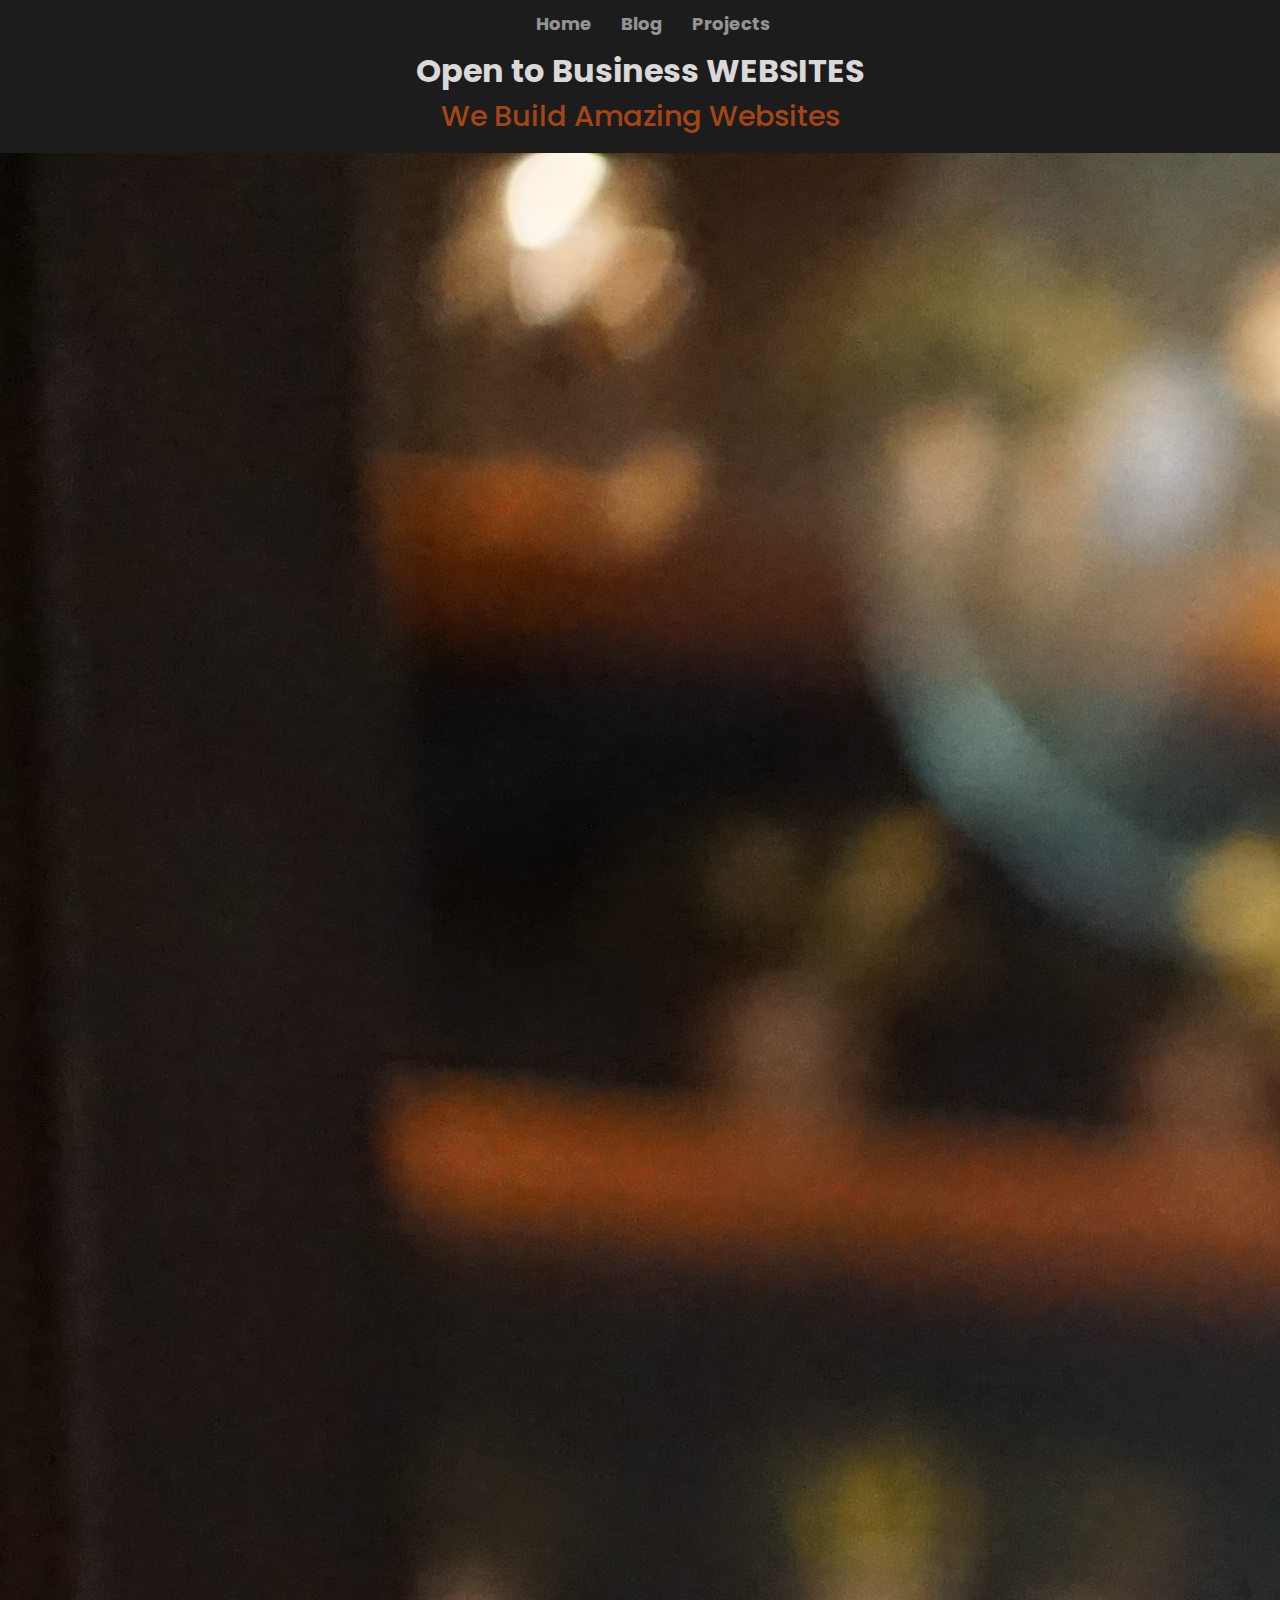
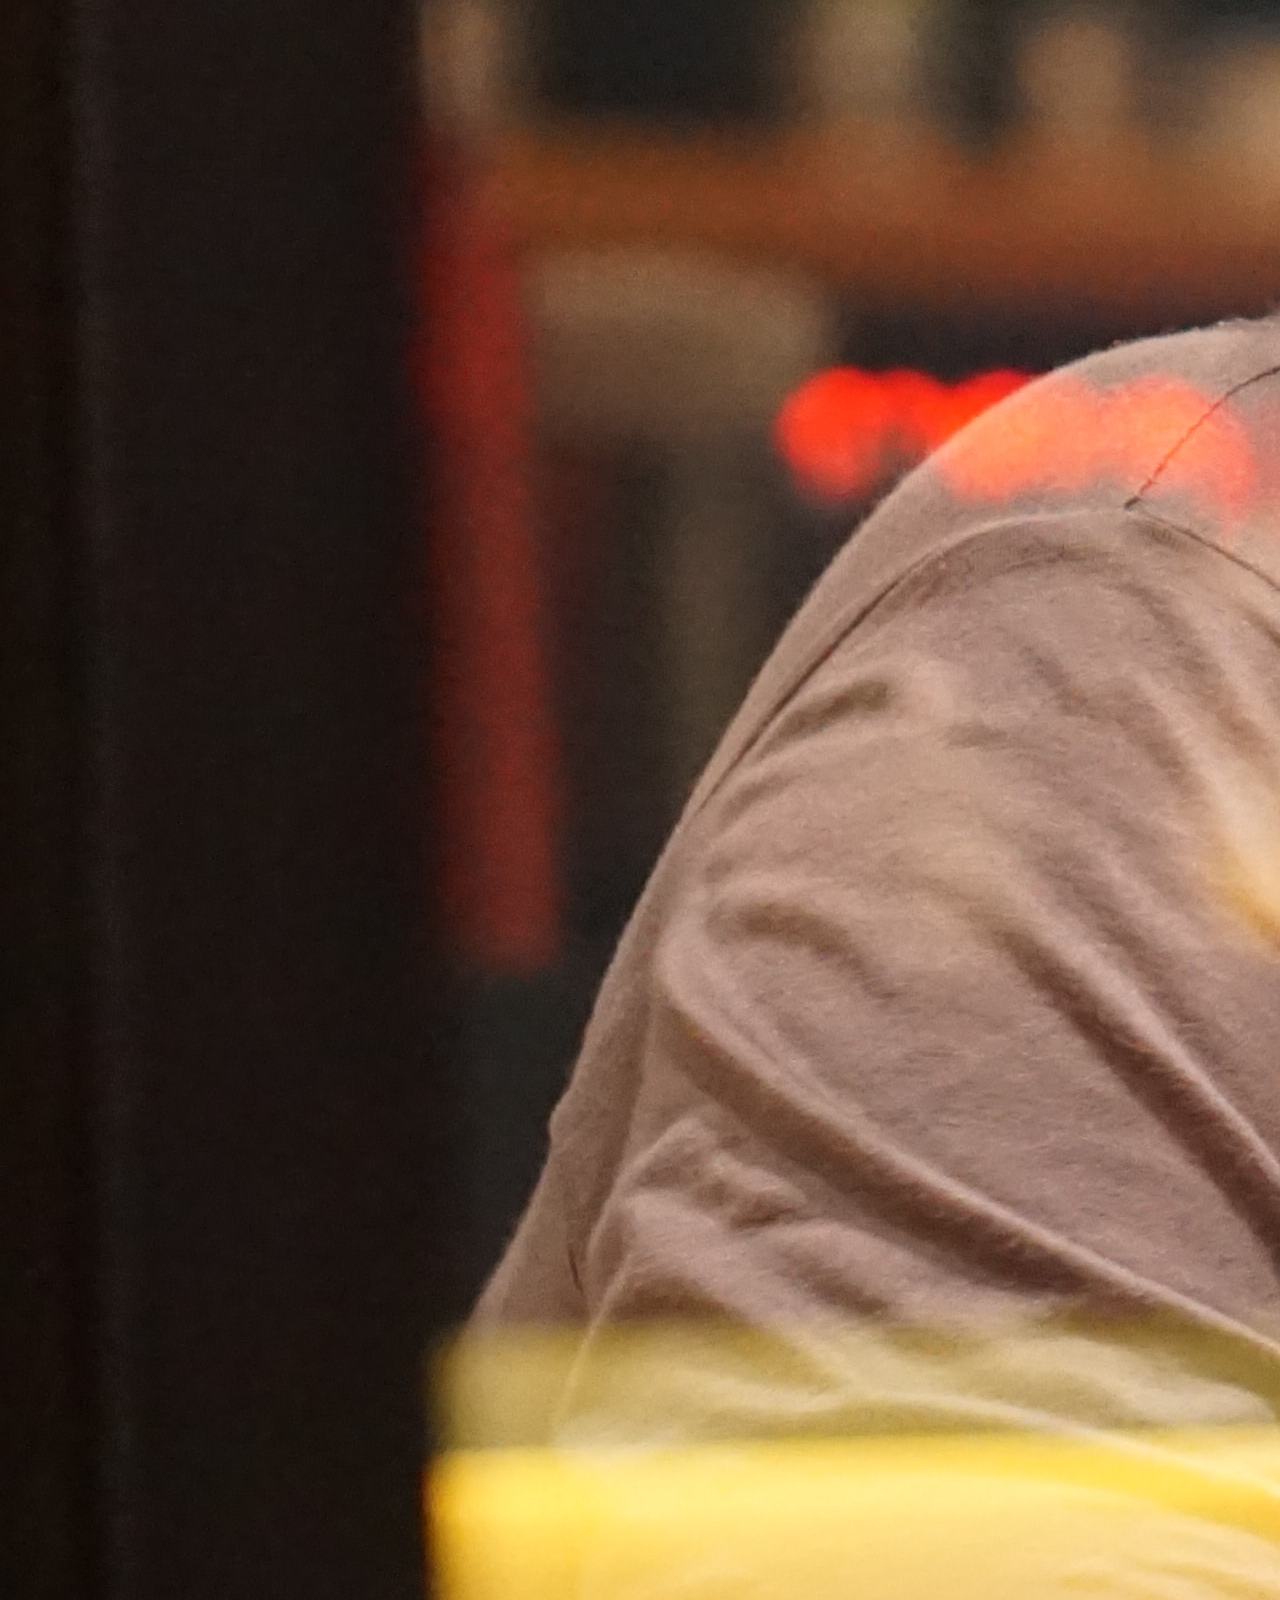
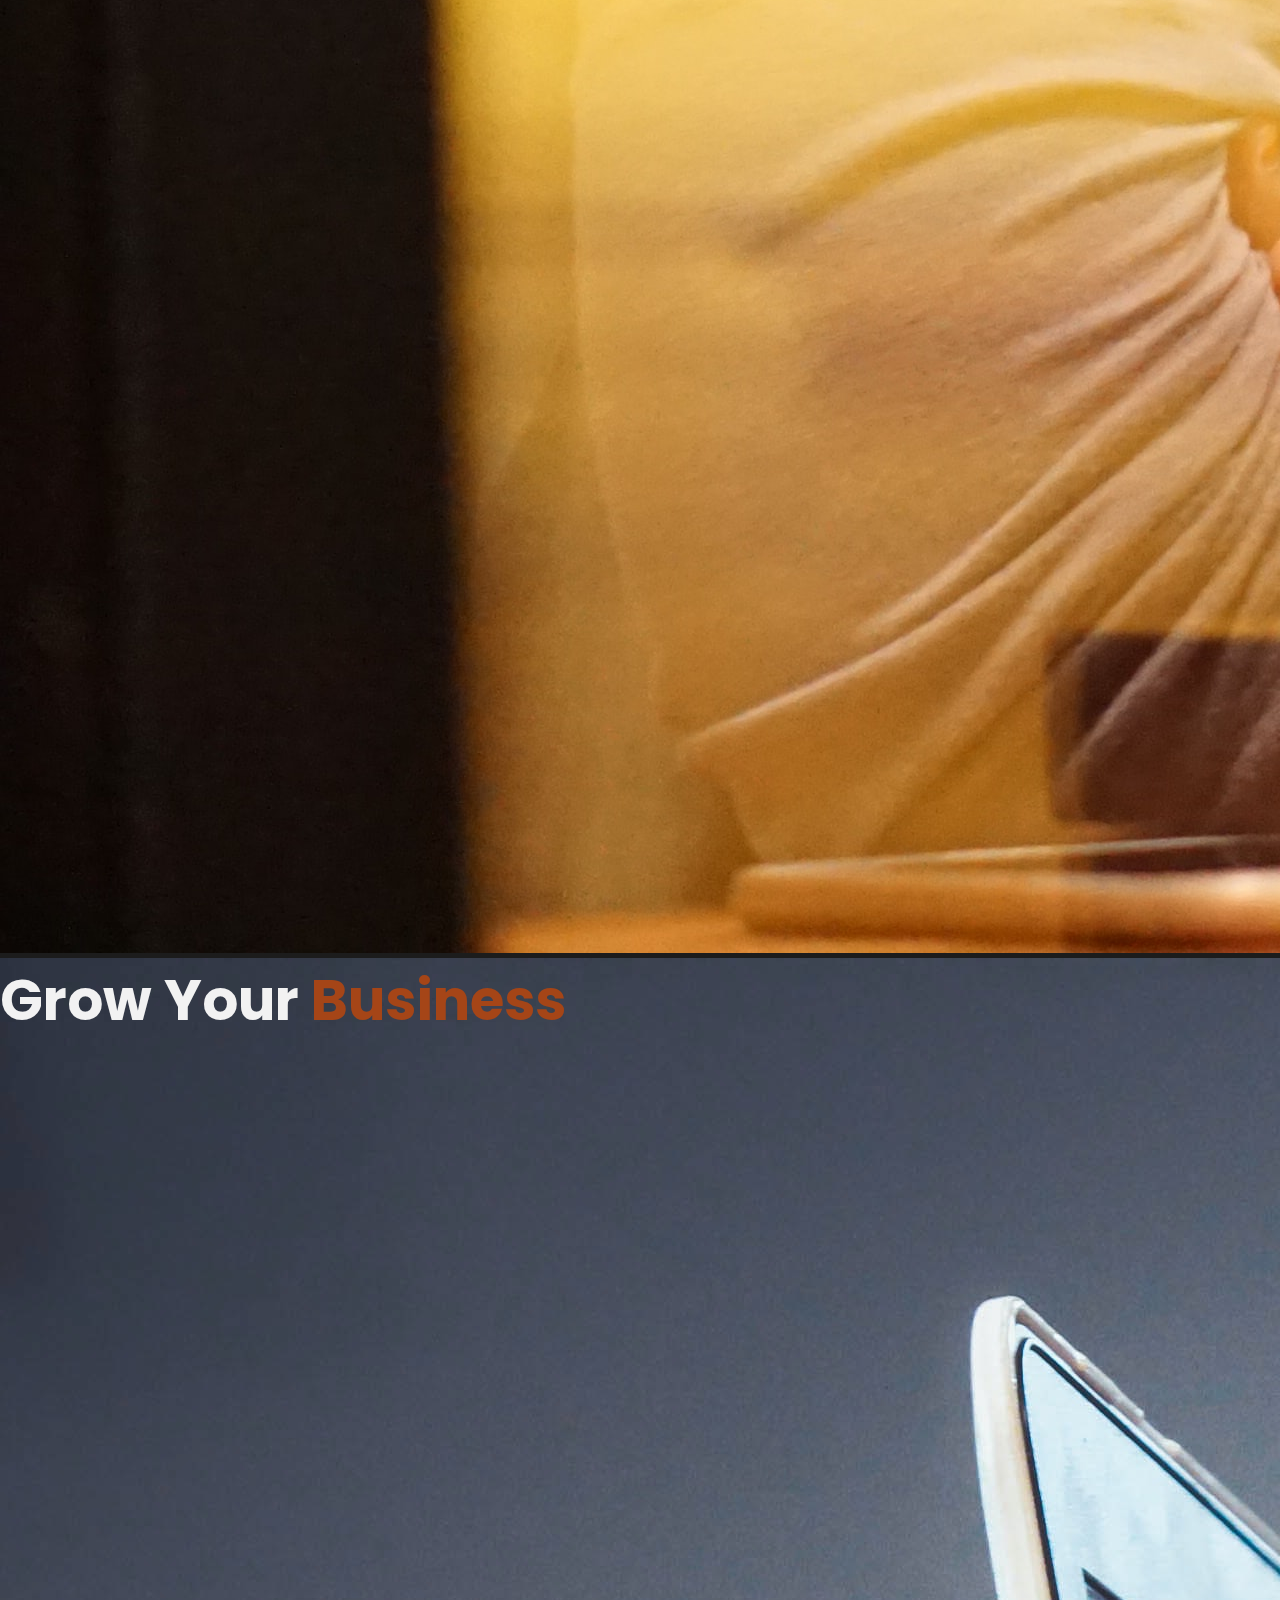
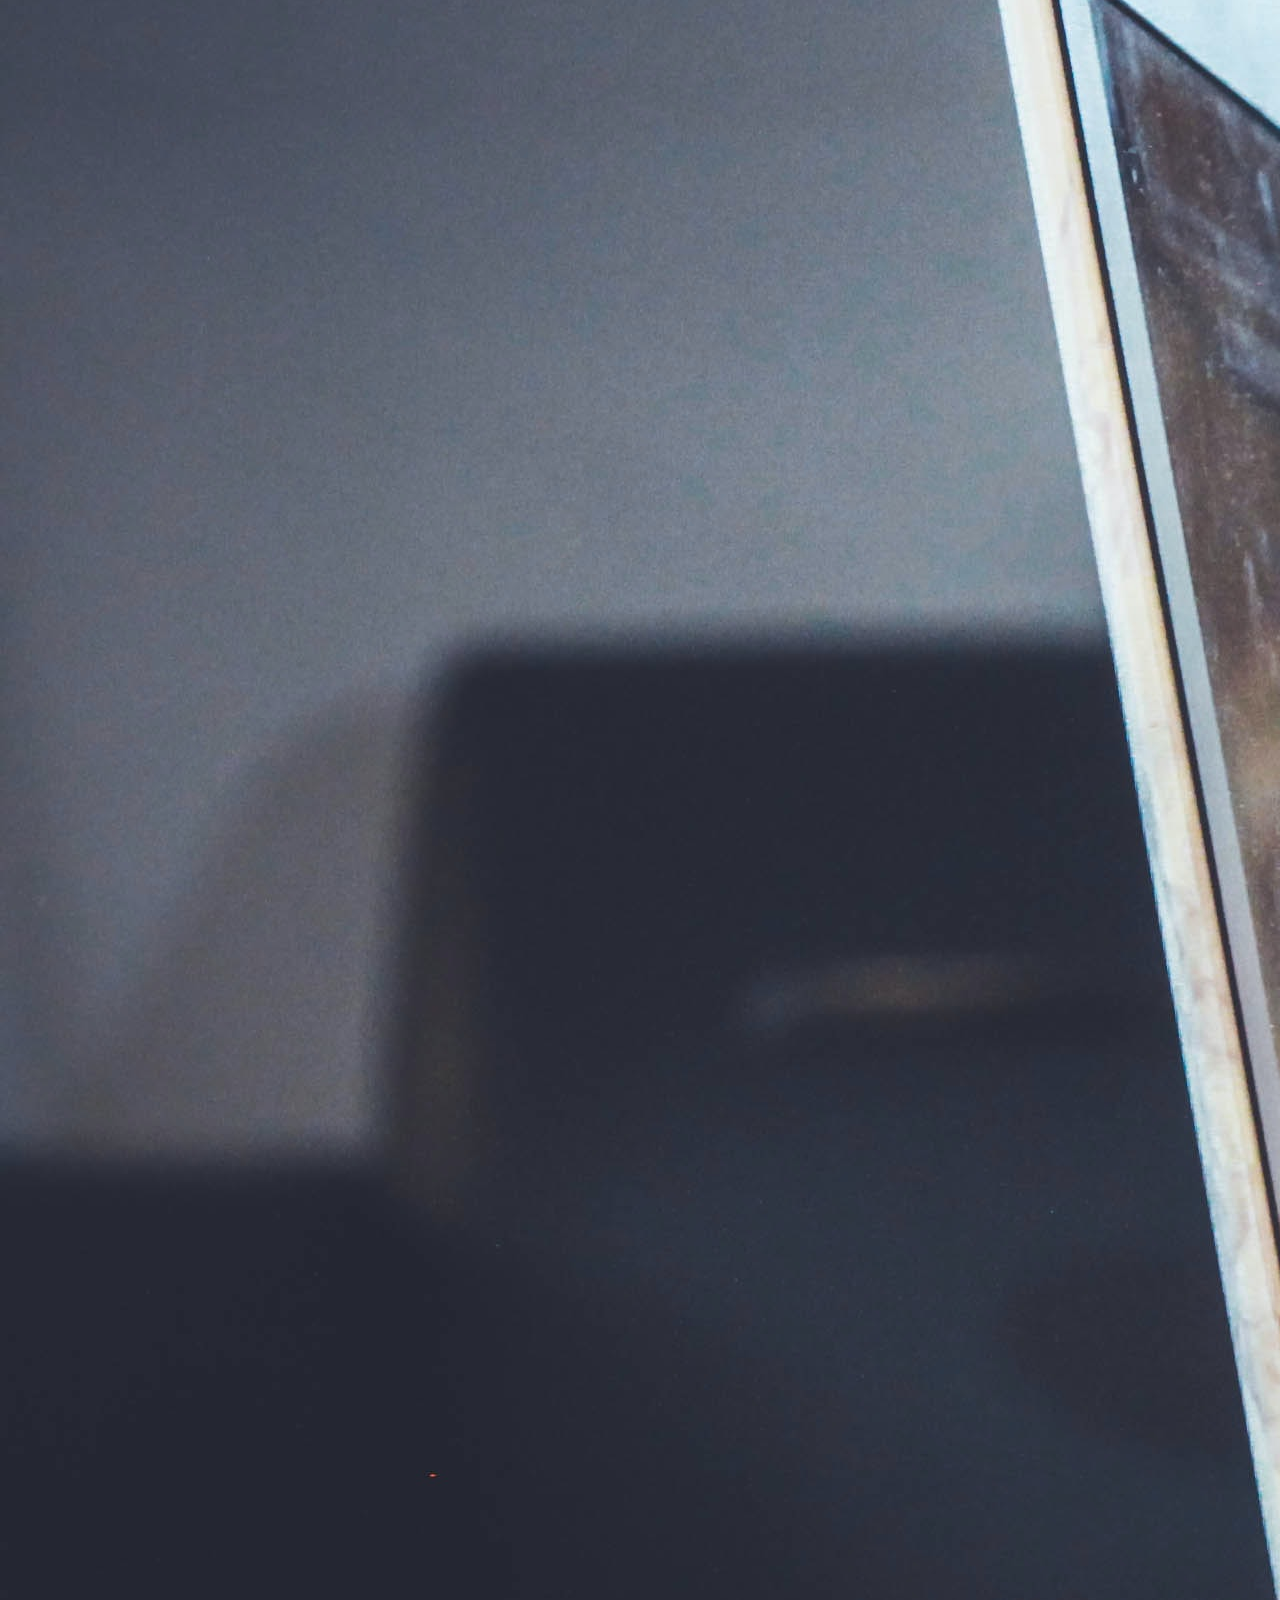
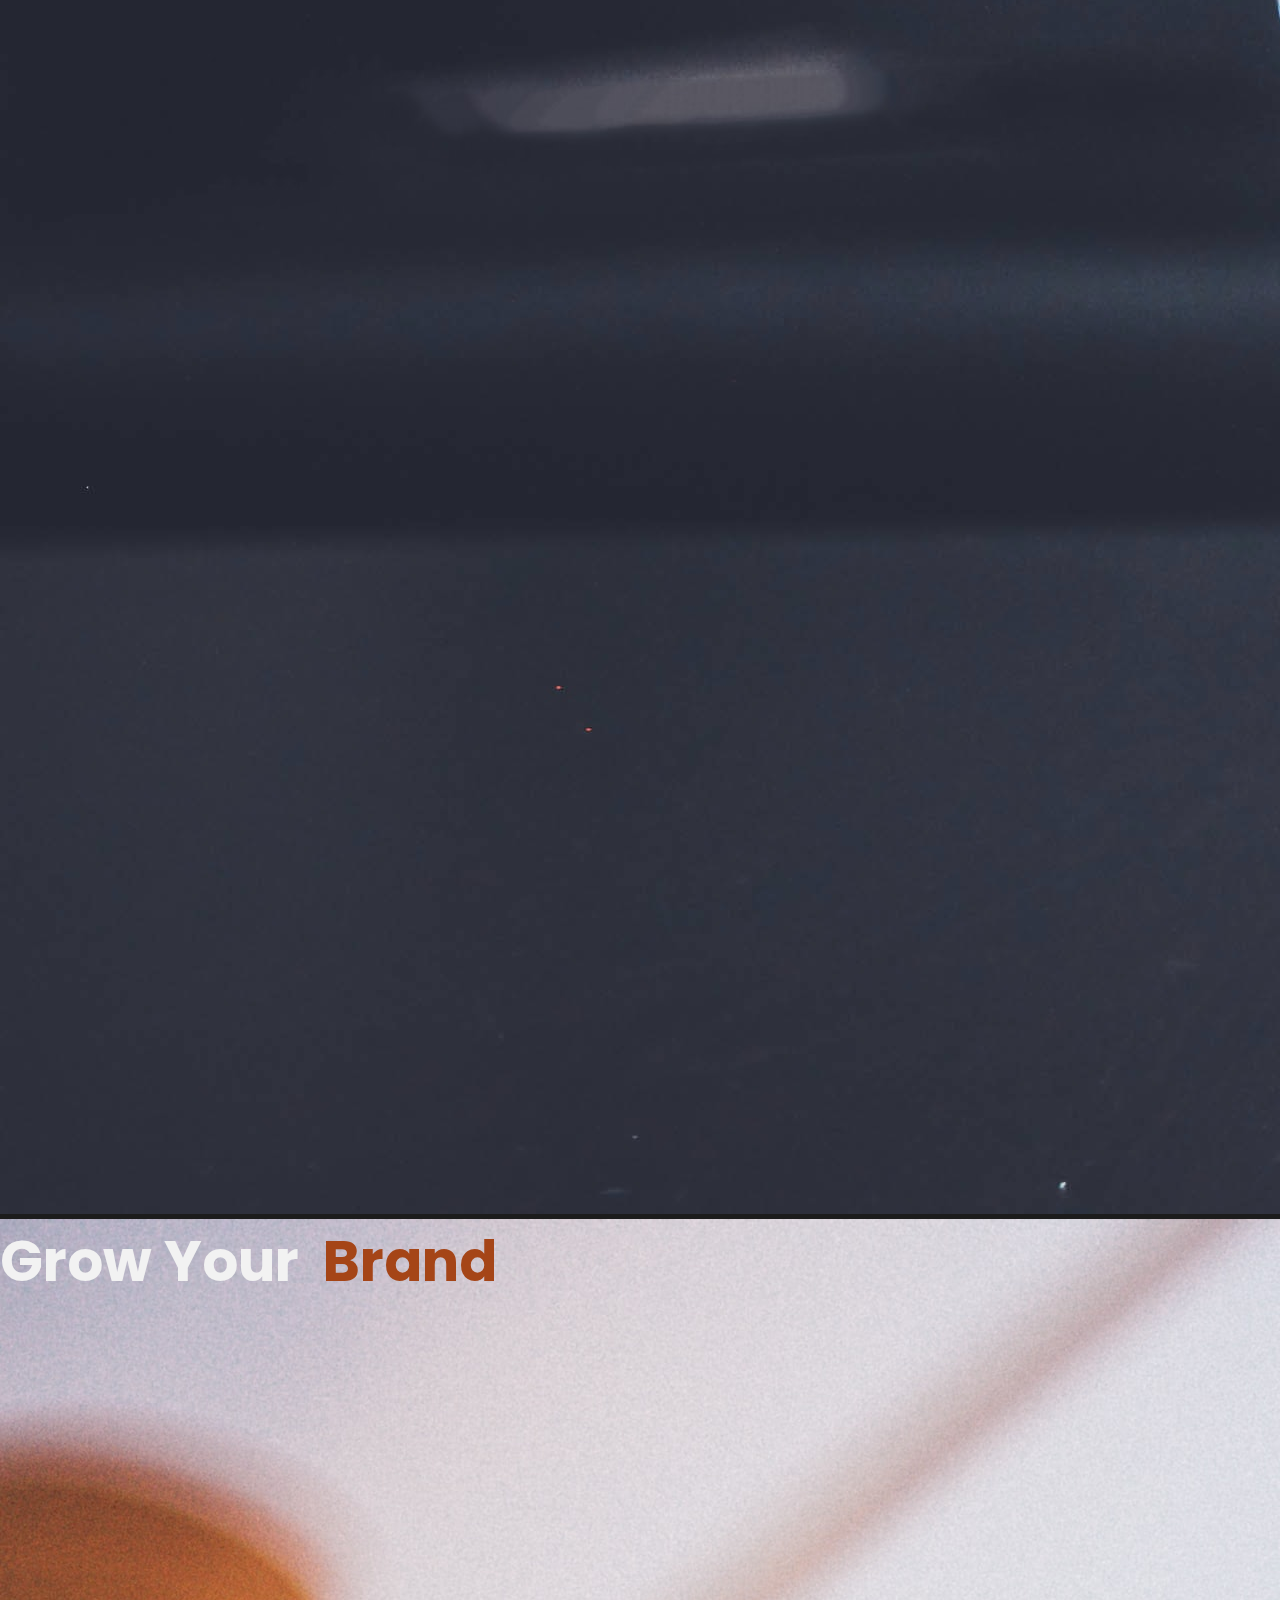
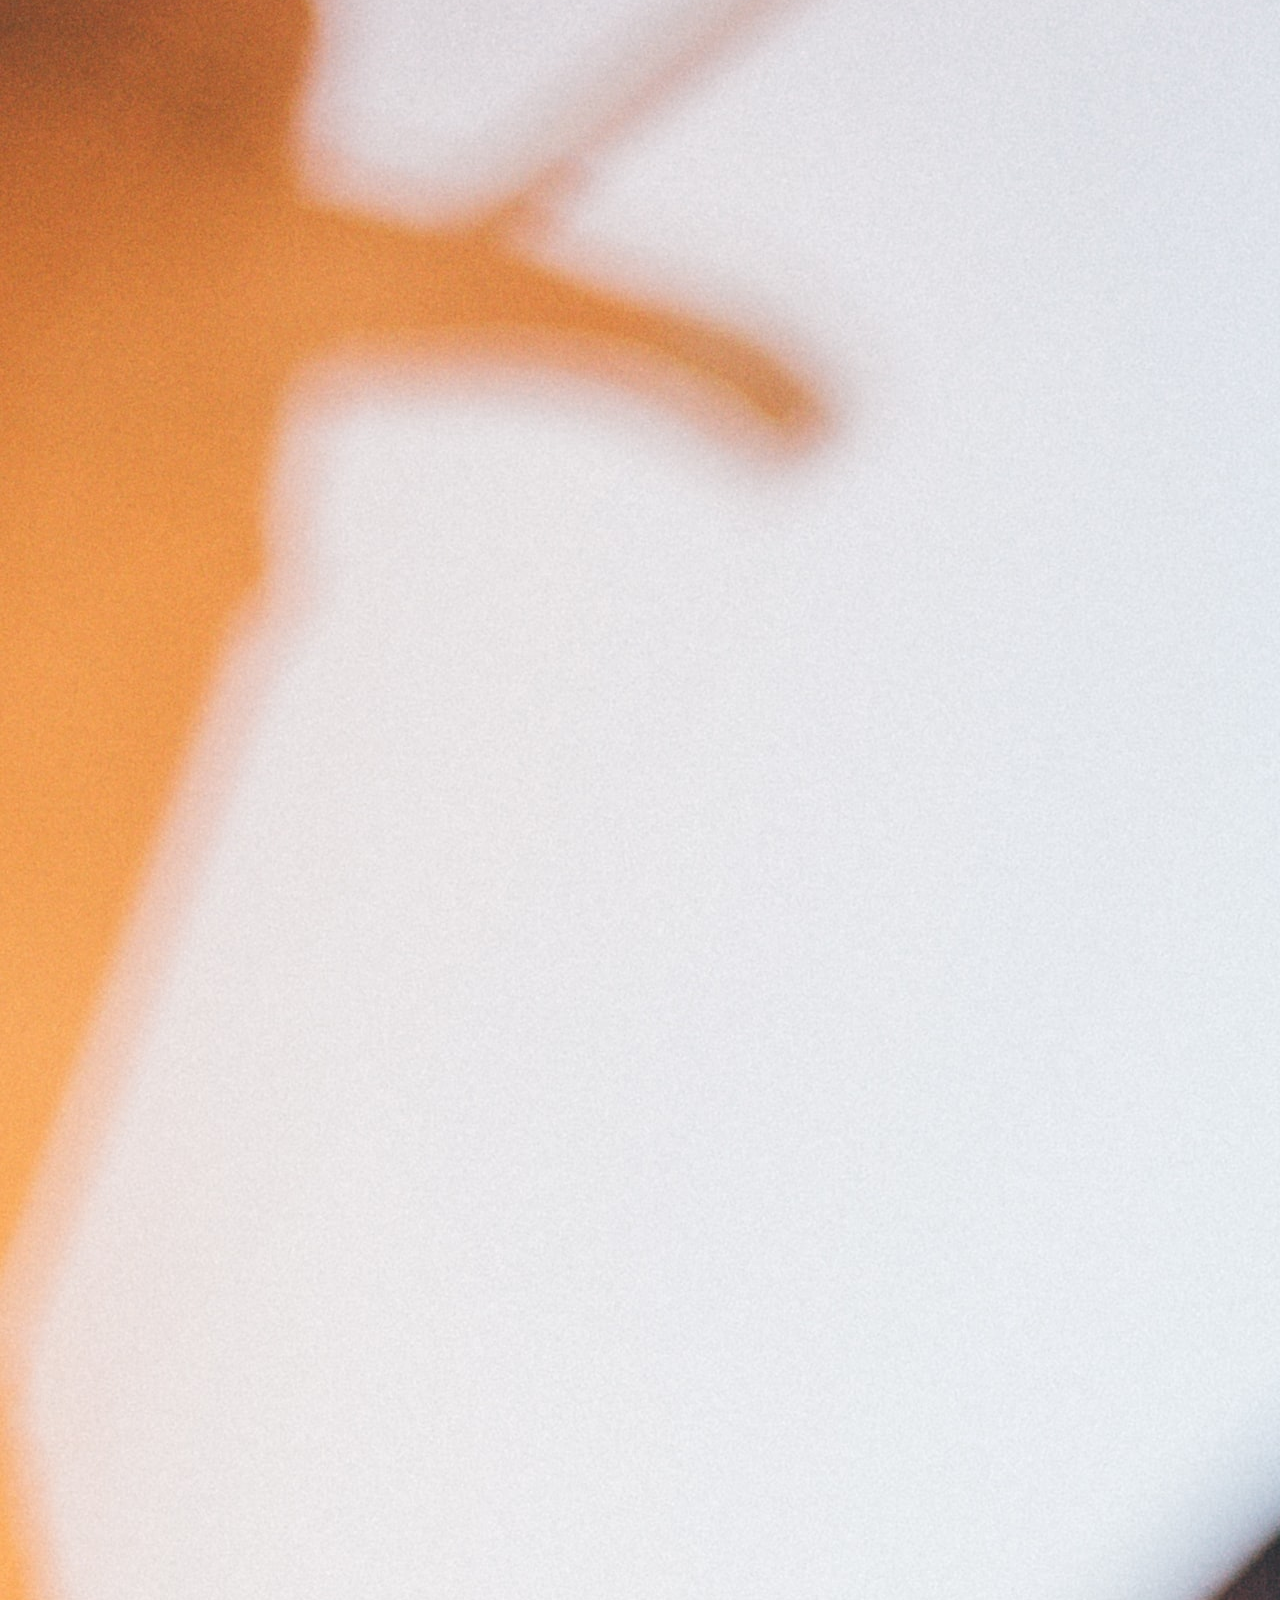
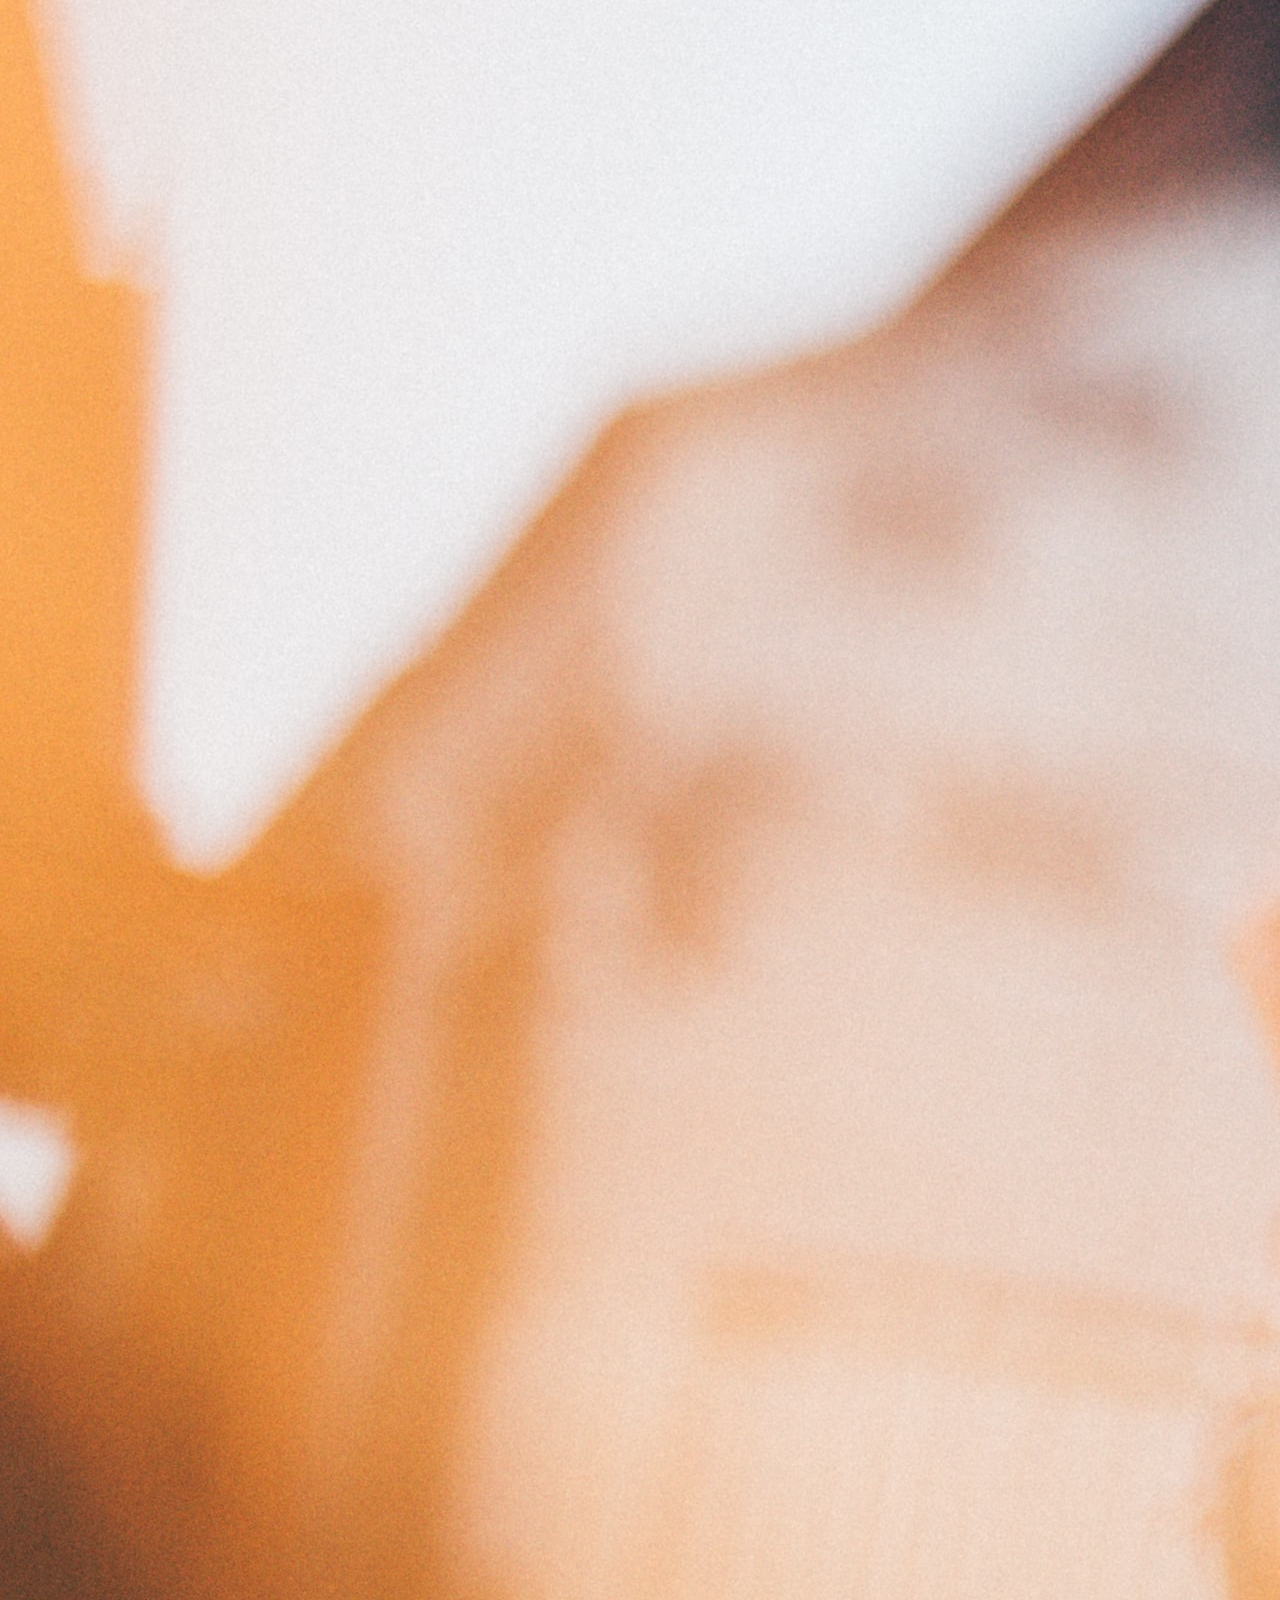
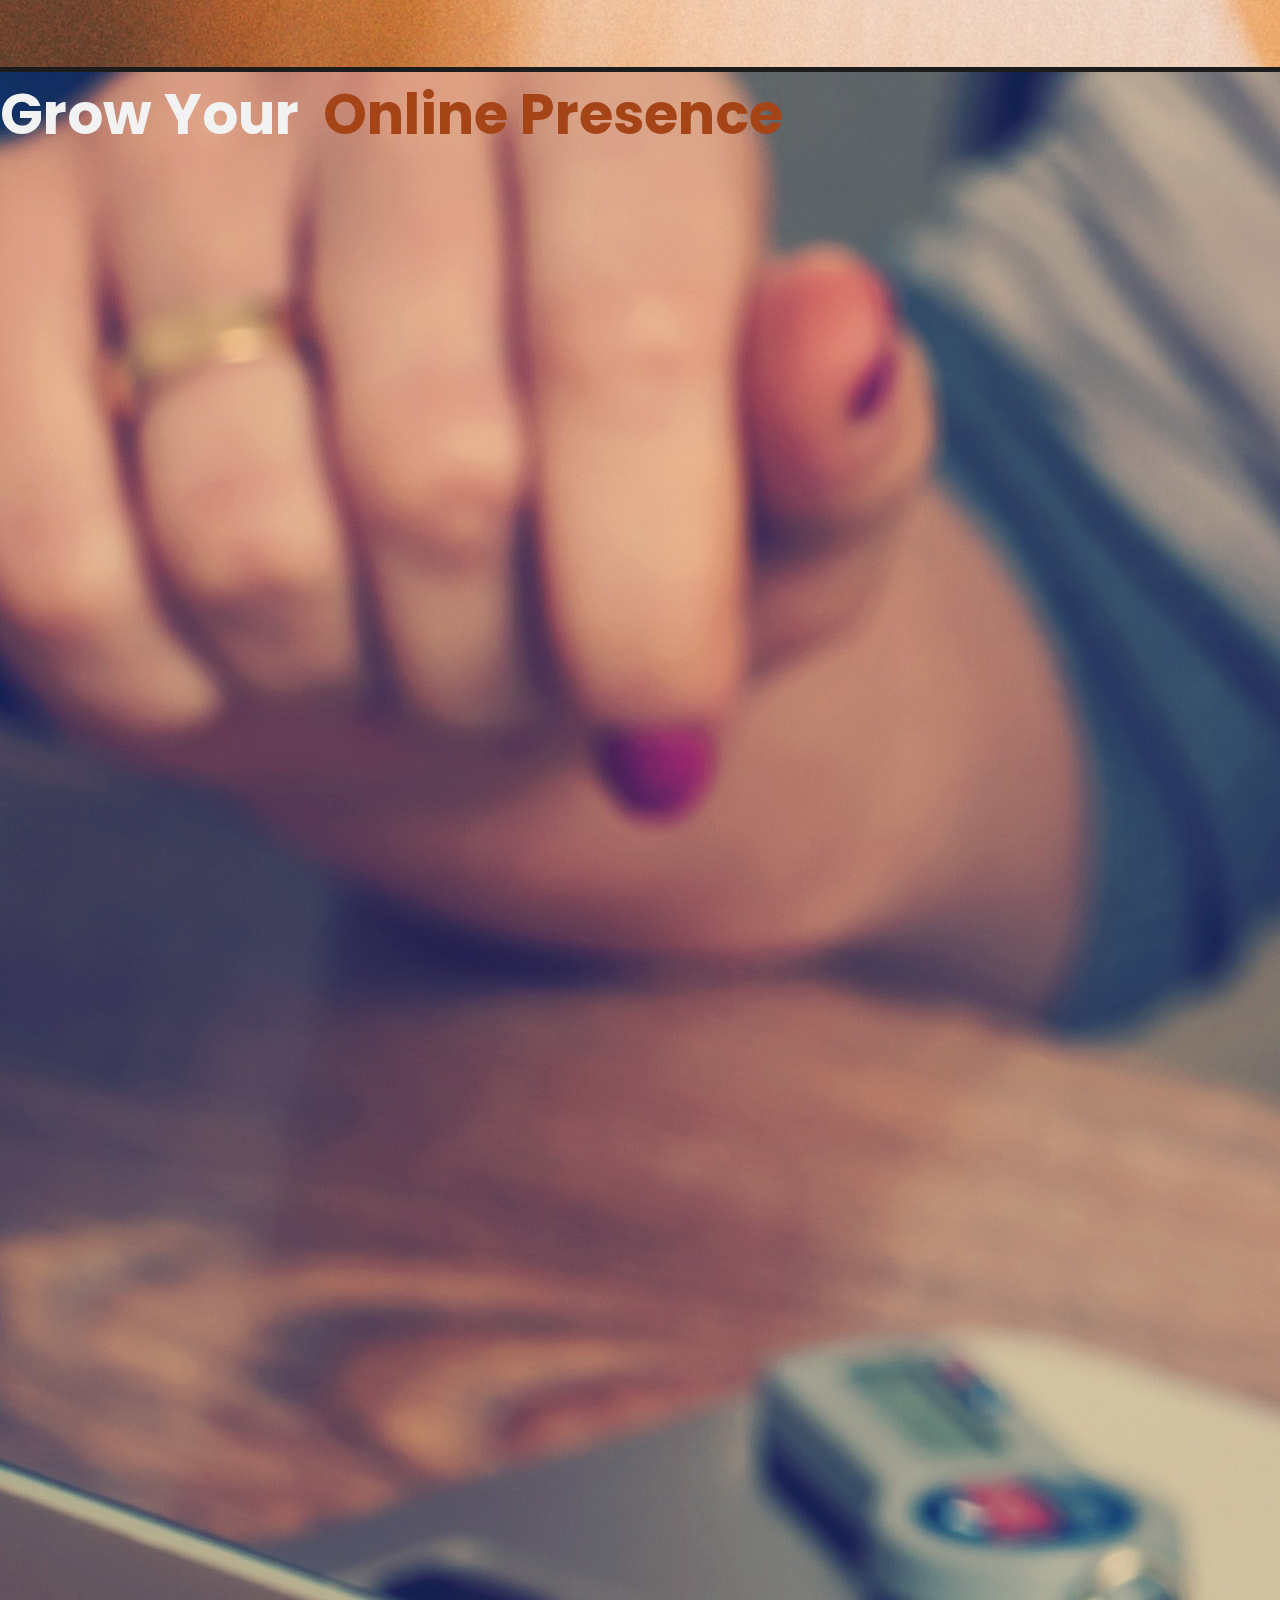
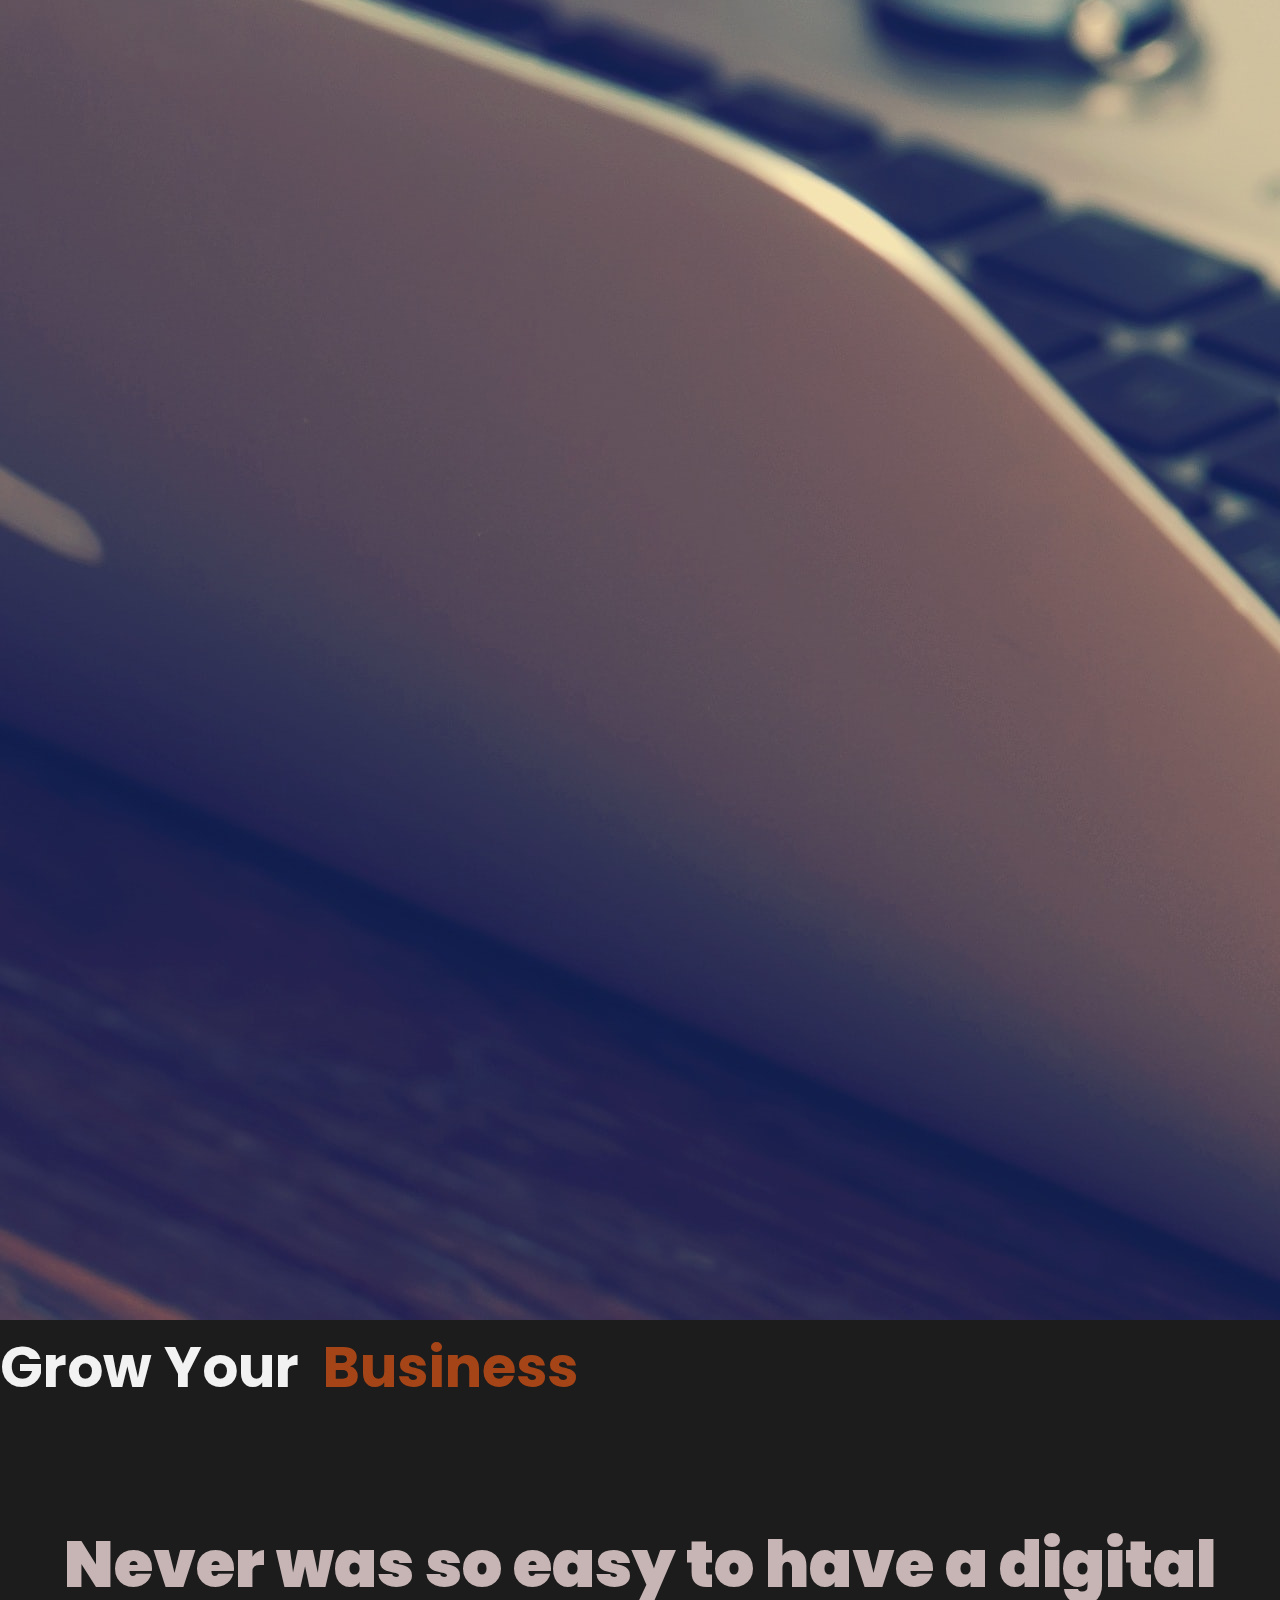
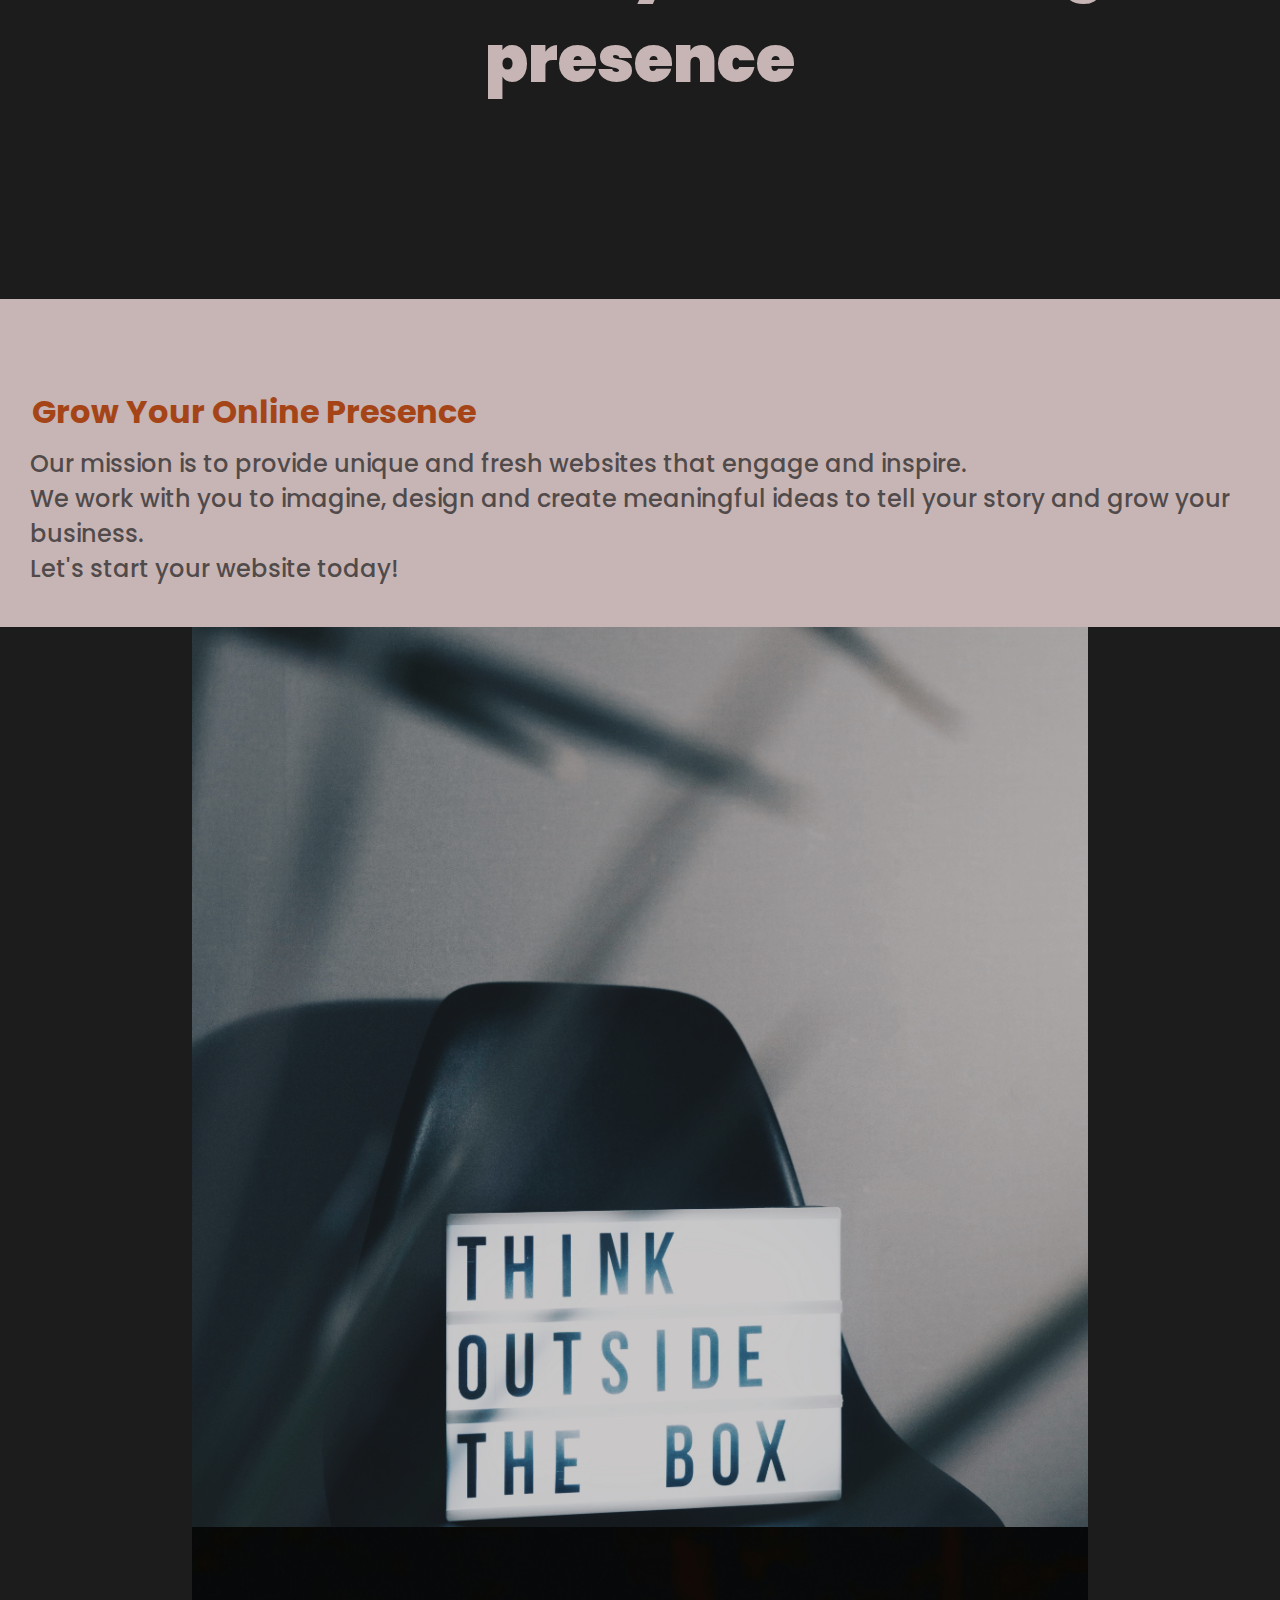
<file: index.html>
<!DOCTYPE html>
<html lang="en">
<!--Head-->

<head>
    <meta charset="UTF-8">
    <meta name="viewport" content="width=device-width, initial-scale=1, shrink-to-fit=no">
    <link rel="stylesheet" href="./Css/style.css">
    <link rel="stylesheet" href="https://use.fontawesome.com/releases/v5.2.0/css/all.css"
        integrity="sha384-hWVjflwFxL6sNzntih27bfxkr27PmbbK/iSvJ+a4+0owXq79v+lsFkW54bOGbiDQ" crossorigin="anonymous">
    <!--Google Fonts-->
    <link
        href="https://fonts.googleapis.com/css2?family=EB+Garamond:wght@500;600;800&family=Poppins:wght@400;500&display=swap"
        rel="stylesheet">
    <!--Bootstrap-->
    <link rel="stylesheet" href="https://stackpath.bootstrapcdn.com/bootstrap/4.5.0/css/bootstrap.min.css"
        integrity="sha384-9aIt2nRpC12Uk9gS9baDl411NQApFmC26EwAOH8WgZl5MYYxFfc+NcPb1dKGj7Sk" crossorigin="anonymous">
    <title>Open to Business WEBSITES</title>
</head>
<!--body-->

<body id="home">
    <!--header-->
    <header id="header">
        <div class="container-fluid">
            <div class="row">
                <div class="col-">
                    <nav class="navbar" id="nav">
                        <ul id="nav-menu">
                            <li>
                                <a href="#">Home</a>
                            </li>
                            <li>
                                <a href="blog.html">Blog</a>
                            </li>
                            <li>
                                <a href="contact.html">Projects</a>
                            </li>
                        </ul>
                    </nav>
                </div>
            </div>
            <div class="row">
                <div class="col-lg-12 header-headings">
                    <h1 class="first-heading">Open to Business WEBSITES</h1>
                    <h2 class="subheading">We Build Amazing Websites</h2>
                </div>
            </div>
        </div>
    </header>
    <section>
        <div class="container-fluid" id="container-pictures">
            <div class="row">
                <div id="carousel" class="carousel slide" data-interval="4000" data-ride="carousel">
                    <div class="carousel-inner">
                        <div class="carousel-item active">
                            <img class="d-block w-100" id="image" src="./Img/slide_three.jpg" alt="slide_one">
                            <div class="carousel-caption d-none d-md-block">
                                <h2 class="caroulsel-heading">Grow Your&nbsp;<span>Business</span>
                                </h2>
                            </div>
                        </div>
                        <div class="carousel-item">
                            <img class="d-block w-100" src="./Img/slide_four.jpg" alt="slide_two">
                            <div class="carousel-caption d-none d-md-block text-carousel">
                                <h2 class="caroulsel-heading">Grow Your
                                    &nbsp;<span>Brand</span>
                                </h2>
                            </div>
                        </div>
                        <div class="carousel-item">
                            <img class="d-block w-100" src="./Img/slide_five.jpg" alt="slide_three">
                            <div class="carousel-caption d-none d-md-block text-carousel">
                                <h2 class="caroulsel-heading">Grow Your
                                    &nbsp;<span>Online Presence</span>
                                </h2>
                            </div>
                        </div>
                        <div class="carousel-item">
                            <img class="d-block w-100" src="./Img/slide_six.jpg" alt="slide_four">
                            <div class="carousel-caption d-none d-md-block text-carousel">
                                <h2 class="caroulsel-heading">Grow Your
                                    <span>&nbsp;Business</span>
                                </h2>
                            </div>
                        </div>
                    </div>
                </div>
            </div>
        </div>
    </section>
    <section>
        <div class="container-fluid">
            <div class="row">
                <div class="col-12 text-session-two">
                    <h3 class="text-session-two">Never was so easy to have a digital presence</h3>
                </div>
            </div>
        </div>
    </section>
    <!--About Session-->
    <section class="about" id="about">
        <div class="container-fluid container-about">
            <div class="row">
                <div class="col-md-6 content" id="content-about">
                    <div class="text">
                        <h2 class="session-titles">Grow Your Online Presence</h2>
                        <p>Our mission is to provide unique and fresh websites that engage and inspire. </p>
                        <p>We work with you
                            to imagine, design and create meaningful ideas to tell your story and grow your
                            business.
                        </p>
                        <p>Let's start your website today!</p>
                    </div>
                </div>
                <div class="col-md-6 img" id="about-img">
                </div>
            </div>
        </div>
    </section>
    <!--What we do Session-->
    <section class="do-it">
        <div class="container-fluid container-do-it">
            <div class="row">
                <div class="col-md-6 img" id="do-img">
                </div>
                <div class="col-md-6 content" id="content-do-it">
                    <div class="text">
                        <h2 class="session-titles">What We do:</h2>
                        <h2 class="session-titles">Options</h2>
                        <p> 1- Tailor a website template to fit your brand in just one week on any platform such as
                            Squarespace, Wix, or WordPress. Price from £1,000</p>
                        <p> 2 - Creation of craft exclusive websites usind code in HTML, CSS and JavaScript. Price start
                            from £3,000</p>
                        <p>We can help your business to showcase your products and services to attract your ideal
                            clients.</p>
                    </div>
                </div>
            </div>
        </div>
    </section>
    <!--Services Session-->
    <section class="services">
        <div class="container-fluid container-services">
            <div class="row">
                <div class="col-md-6 content">
                    <div class="text">
                        <h2 class="session-titles">How we work</h2>
                        <p>Our small team provide a personalized service to every one of our clients and
                            offering a pleasant
                            experience.</p>
                        <ul class="booking">
                            <li>Step 1 - Consultation</li>
                            <li>Step 2 - Design</li>
                            <li>Step 3 - Design Review</li>
                            <li>Step 4 - Delivery</li>
                        </ul>
                        <p>Book a free 30 minutes Consultation:</p>
                        <p class="">Email: <span> leiladossantos@yahoo.com</span></p>


                    </div>
                </div>
                <div class="col-md-6 img" id="services-img">
                </div>
            </div>
        </div>
    </section>
    <br>
    <!--Footer-->
    <footer class="footer">
        <div class="container-fluid footer">
            <div class="row">
                <div class="col-md-12">
                    <p><a class="text-center" id="made" href="https://twitter.com/leilas22" target="_blank">Made by
                            Leila
                            dos
                            Santos
                        </a></p>
                </div>
            </div>
        </div>
    </footer>
    <!-- Links for jQuery first, Popper.js and Bootstrap JS -->
    <script src="./JavaScript/main.js"></script>
    <script src="https://code.jquery.com/jquery-3.2.1.slim.min.js"
        integrity="sha384-KJ3o2DKtIkvYIK3UENzmM7KCkRr/rE9/Qpg6aAZGJwFDMVNA/GpGFF93hXpG5KkN" crossorigin="anonymous">
        </script>
    <script src="https://cdnjs.cloudflare.com/ajax/libs/popper.js/1.12.9/umd/popper.min.js"
        integrity="sha384-ApNbgh9B+Y1QKtv3Rn7W3mgPxhU9K/ScQsAP7hUibX39j7fakFPskvXusvfa0b4Q"
        crossorigin="anonymous"></script>

    <script src="https://maxcdn.bootstrapcdn.com/bootstrap/4.0.0/js/bootstrap.min.js"
        integrity="sha384-JZR6Spejh4U02d8jOt6vLEHfe/JQGiRRSQQxSfFWpi1MquVdAyjUar5+76PVCmYl"
        crossorigin="anonymous"></script>
</body>

</html>
</file>
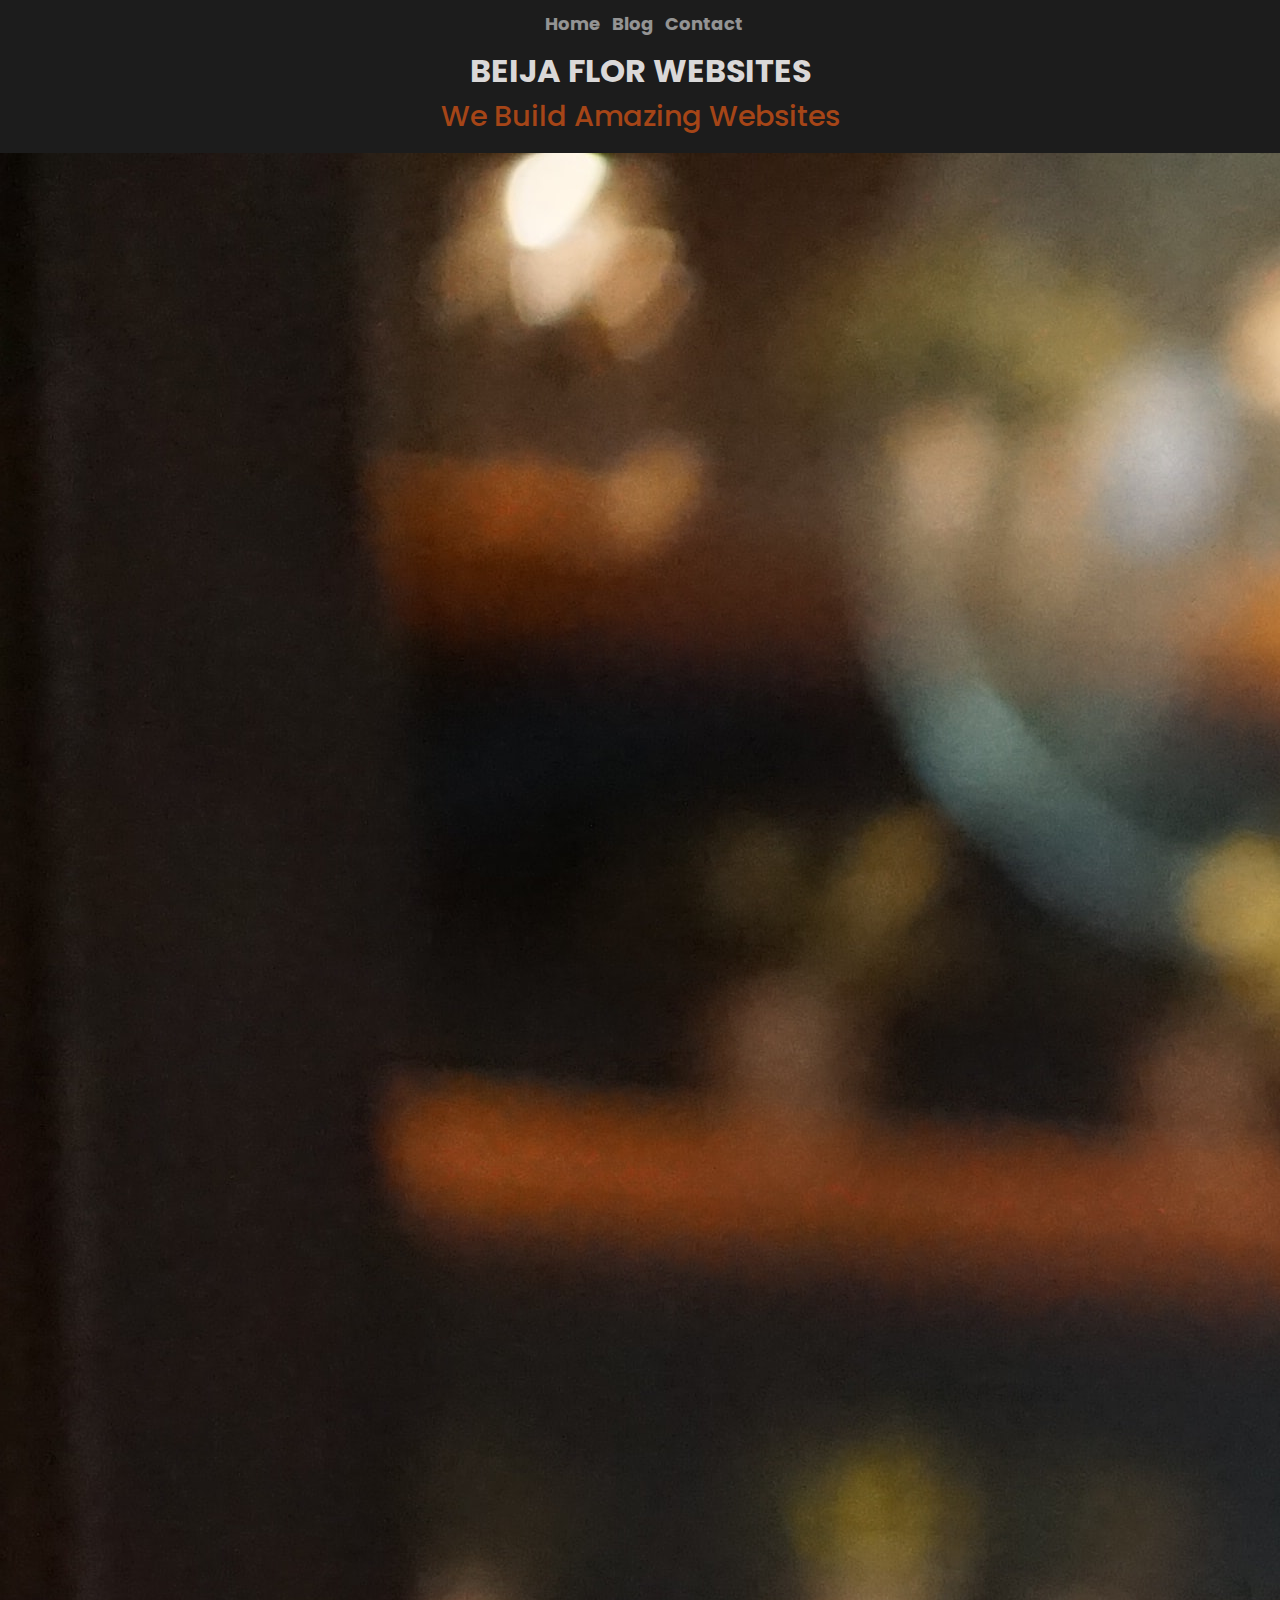
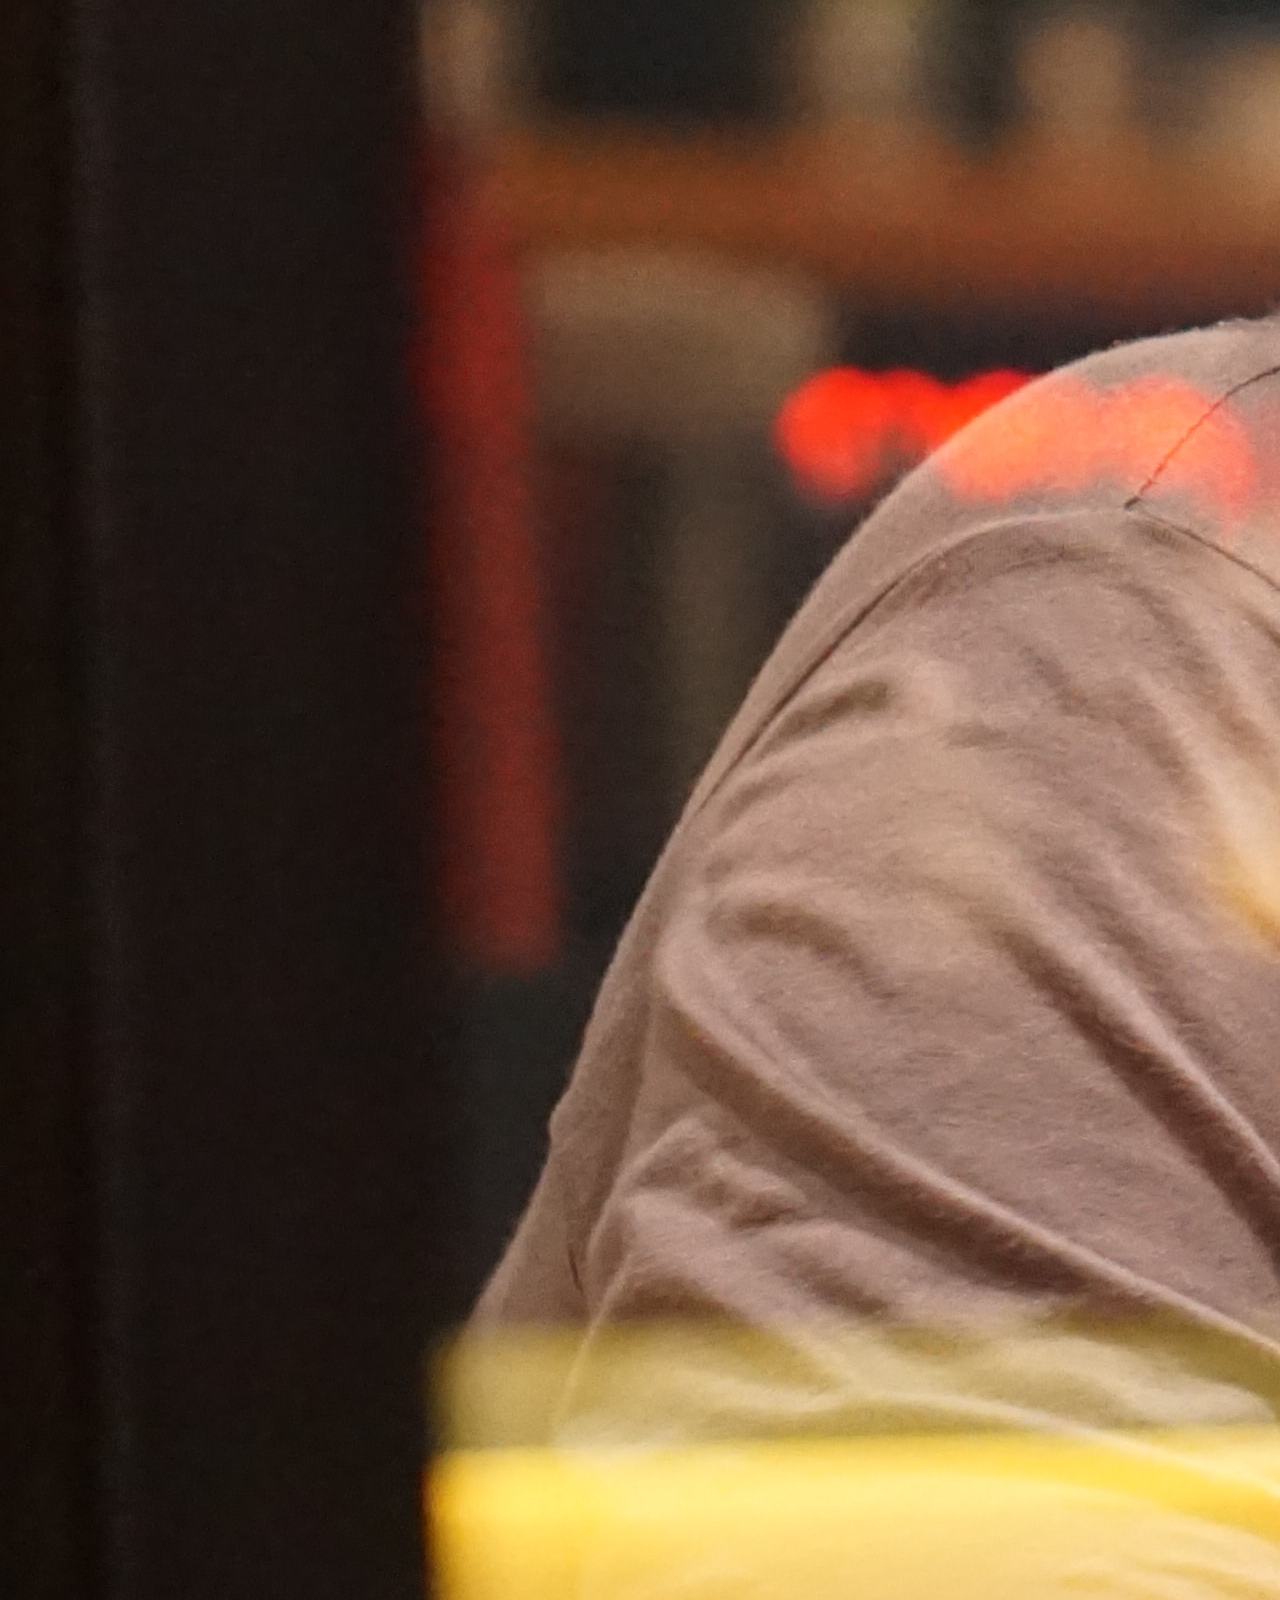
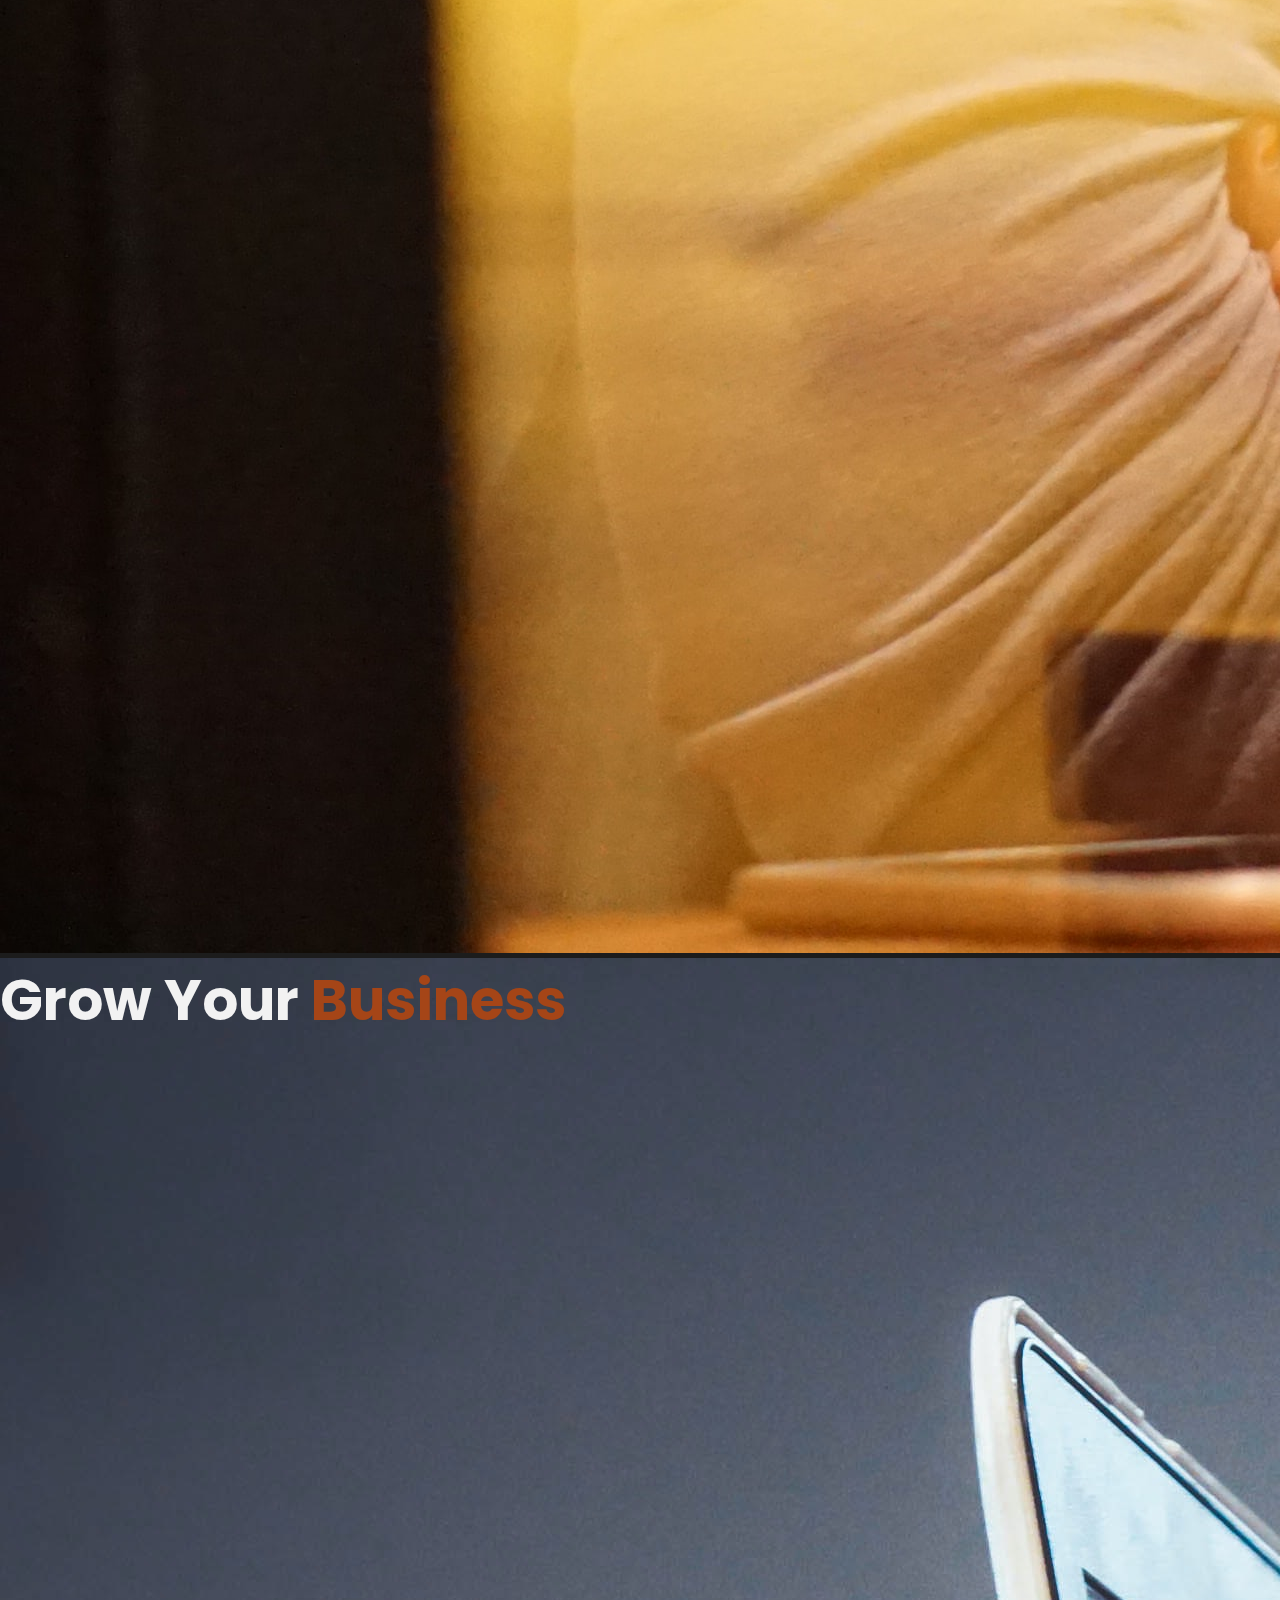
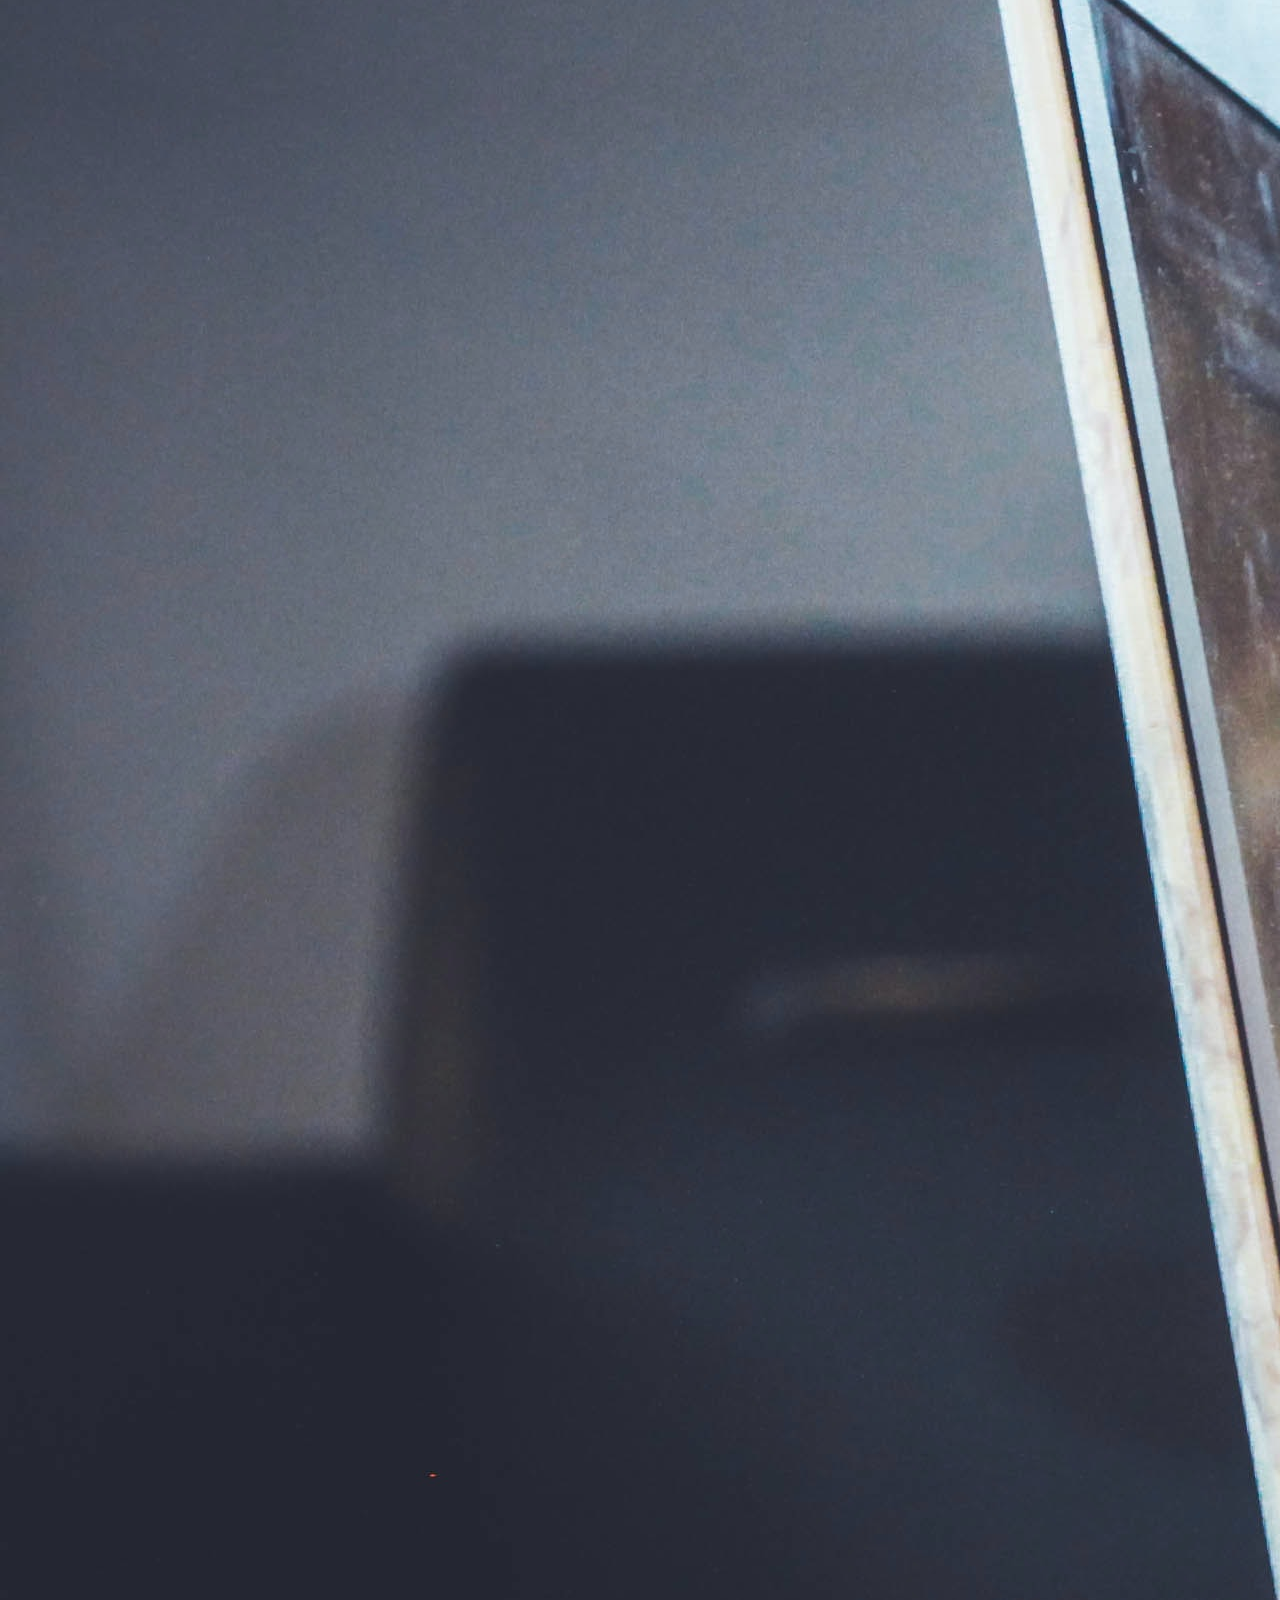
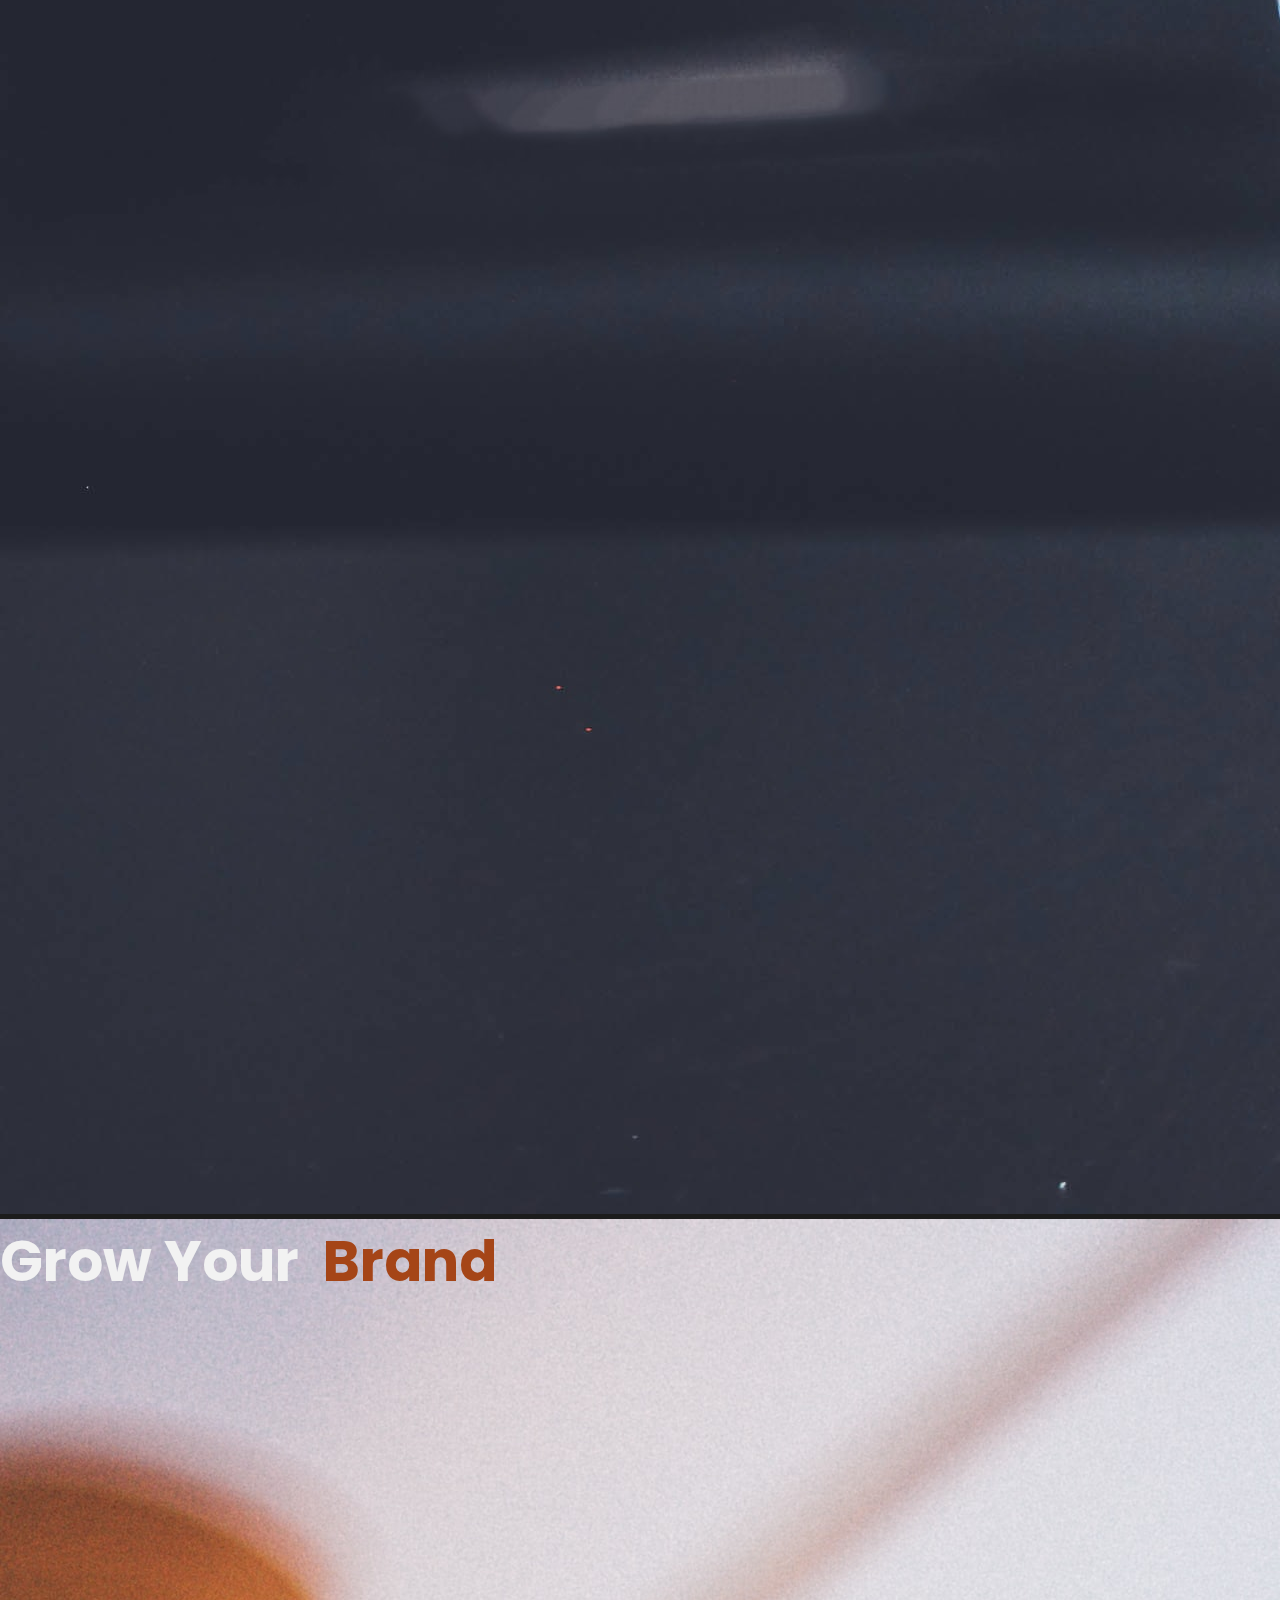
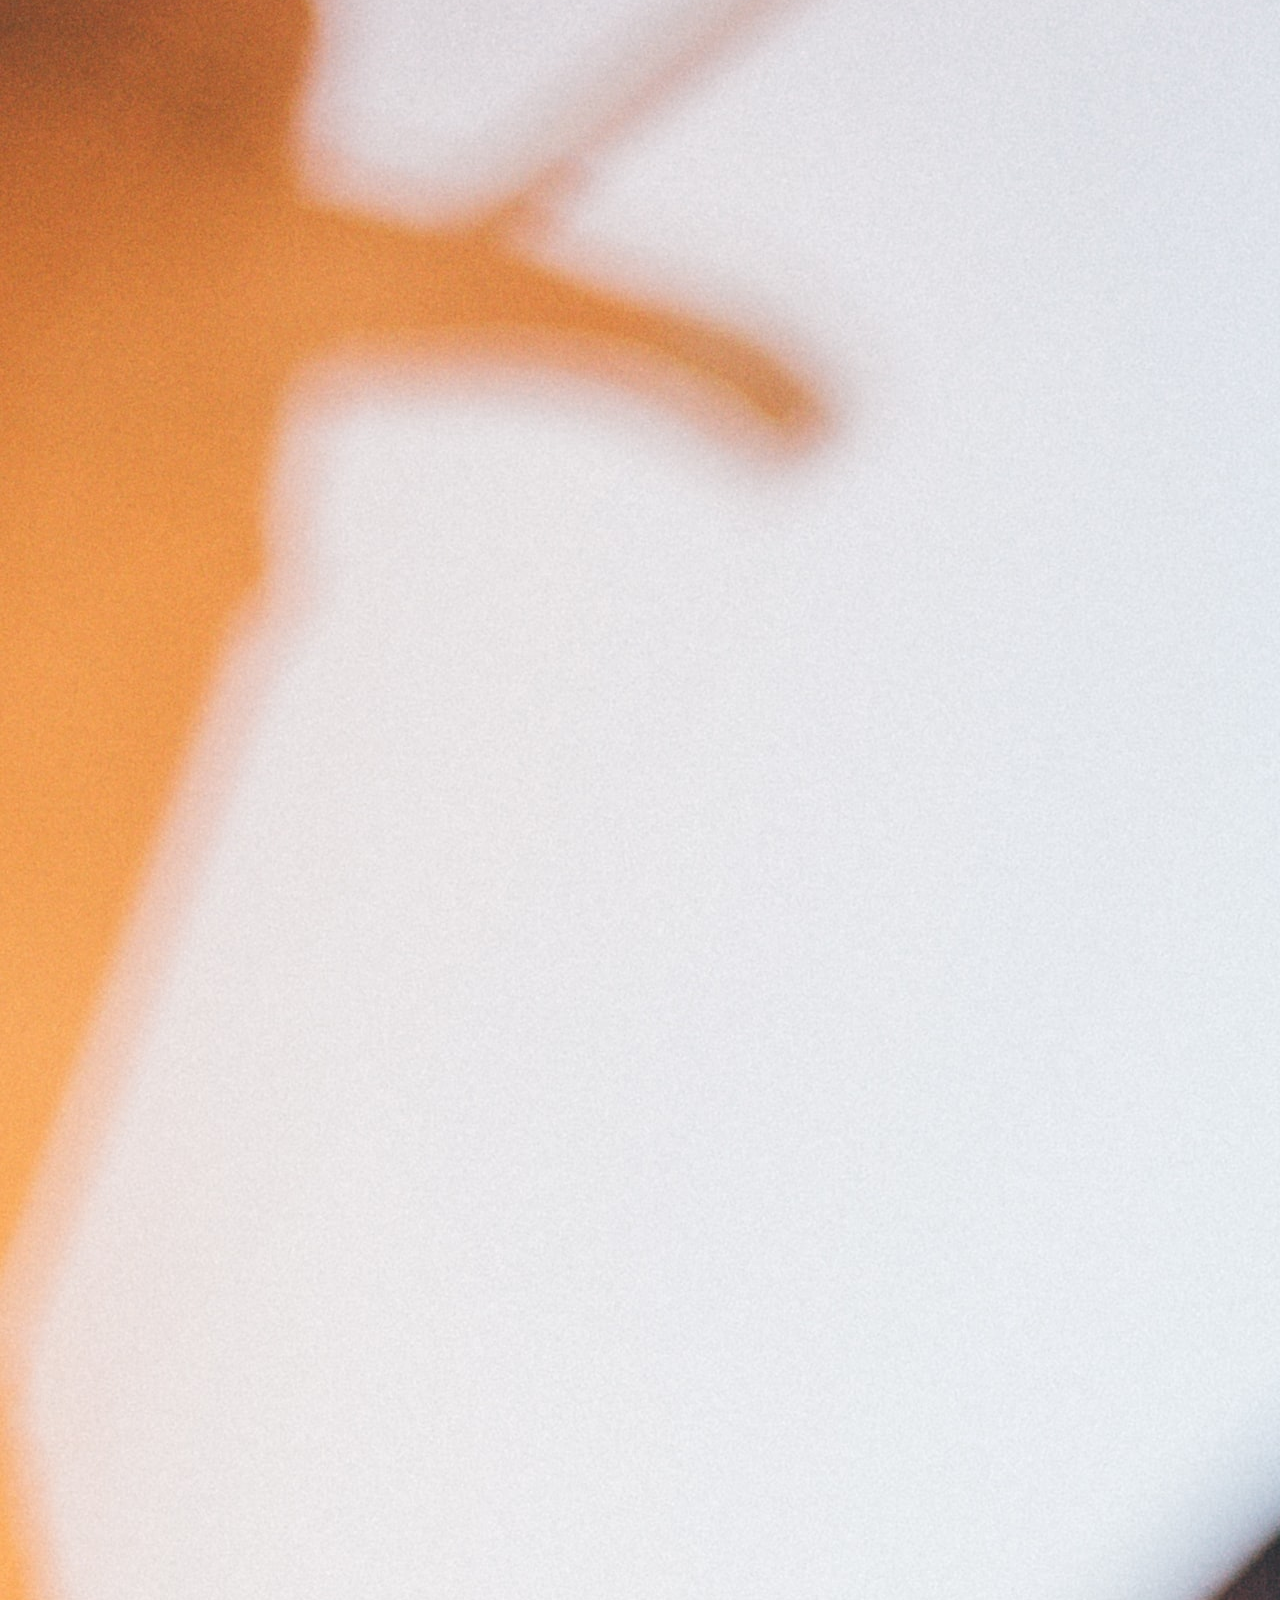
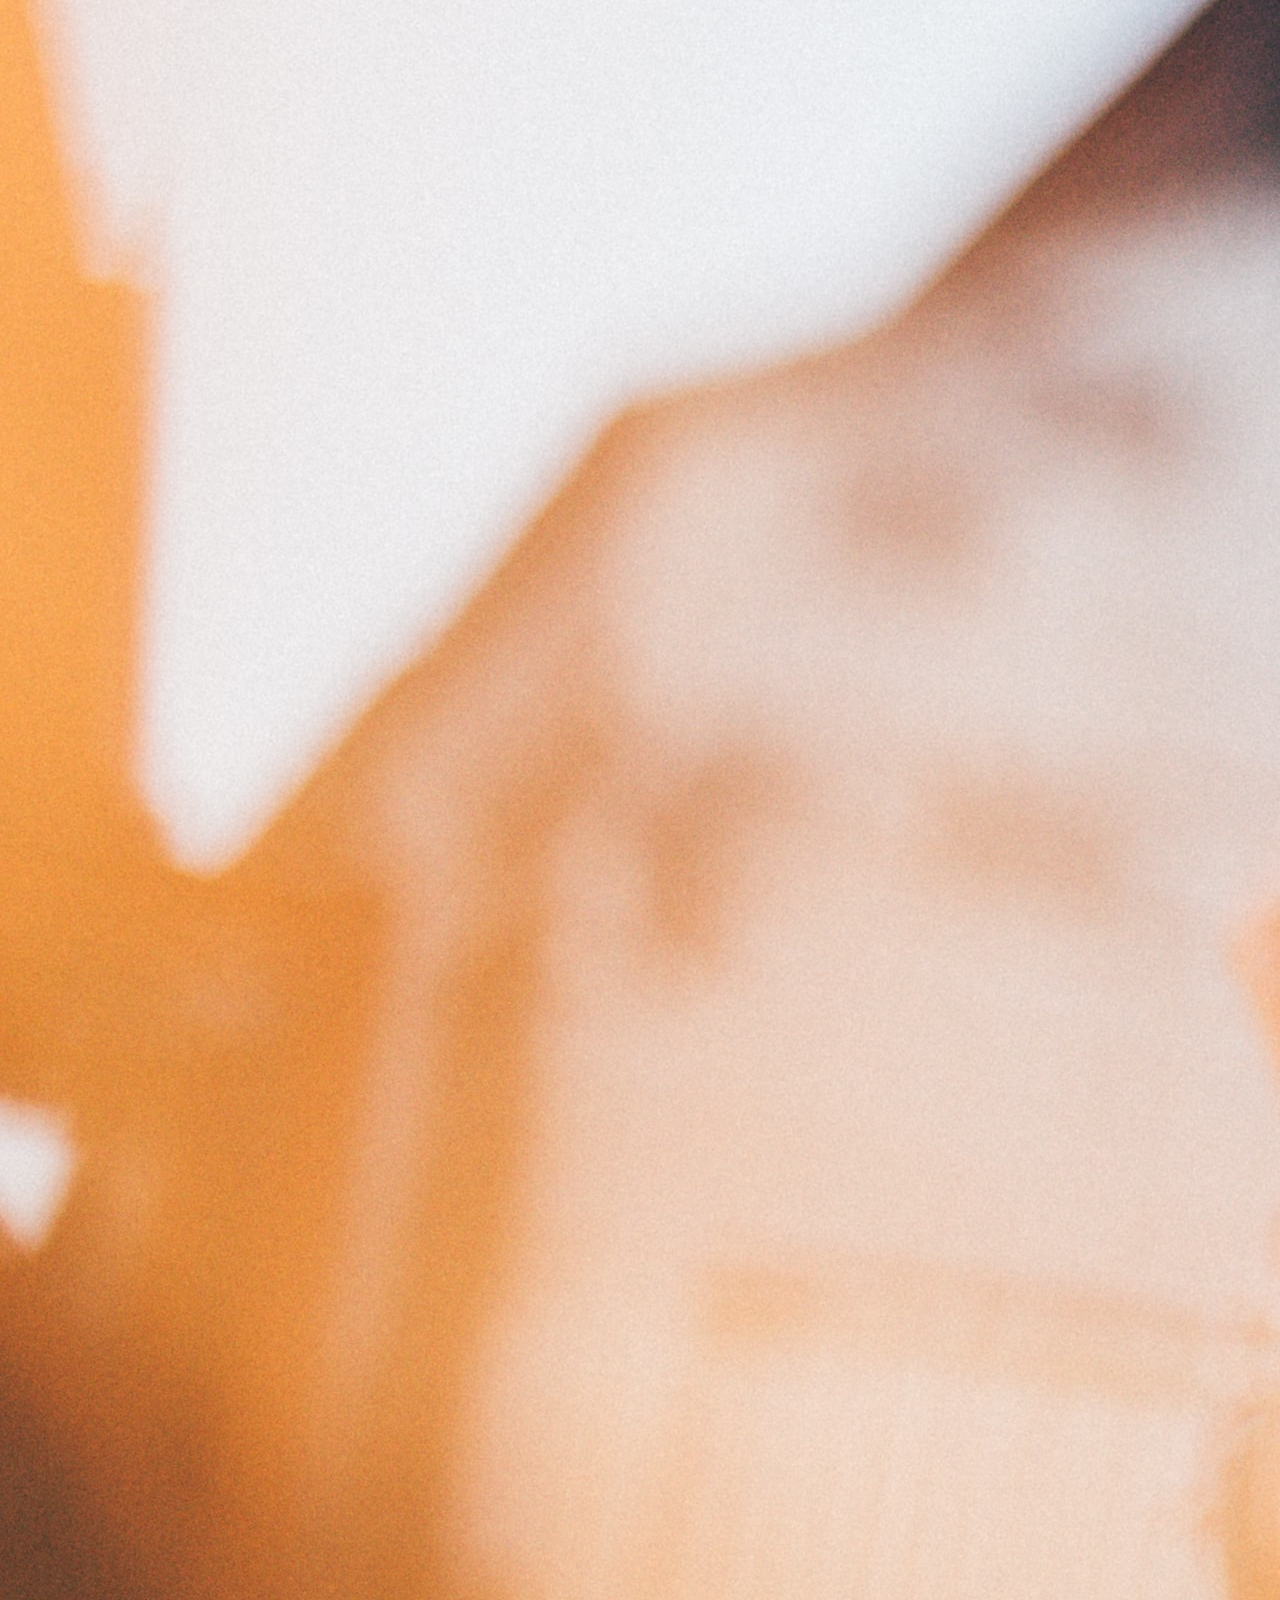
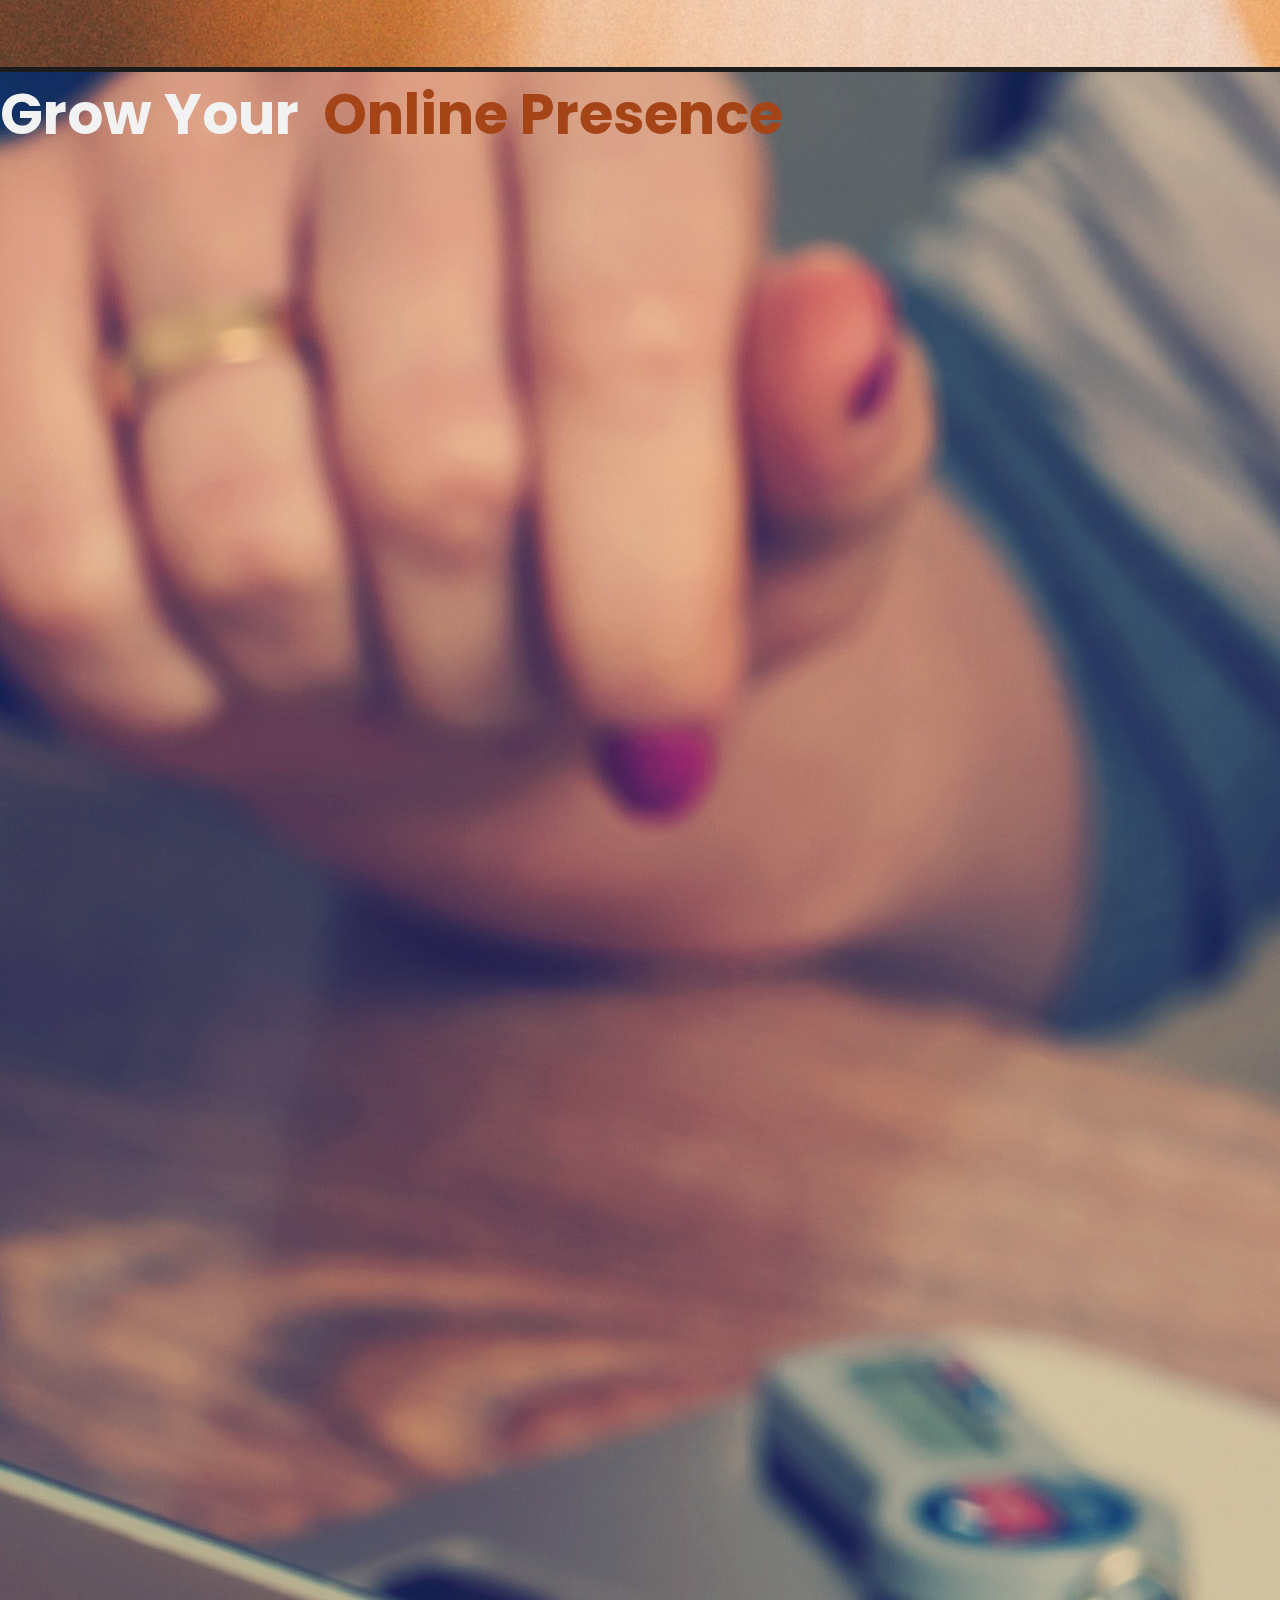
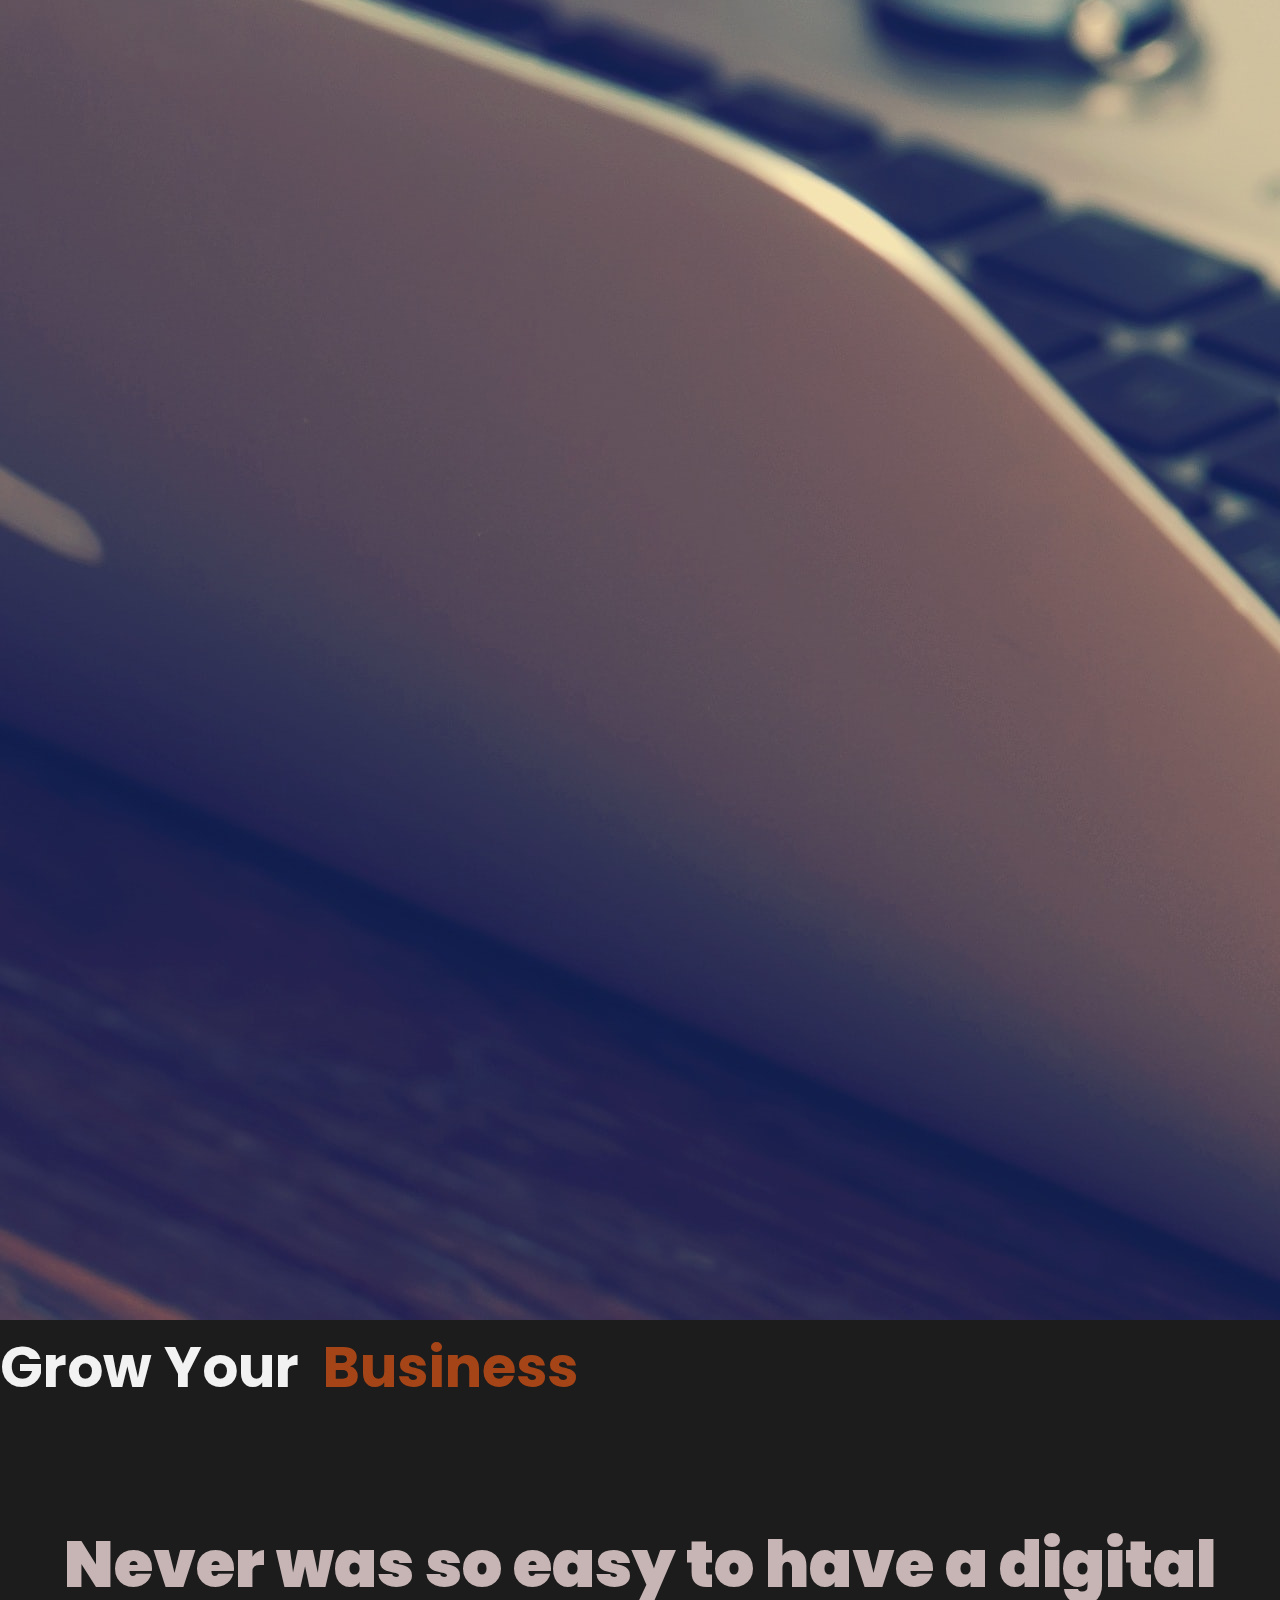
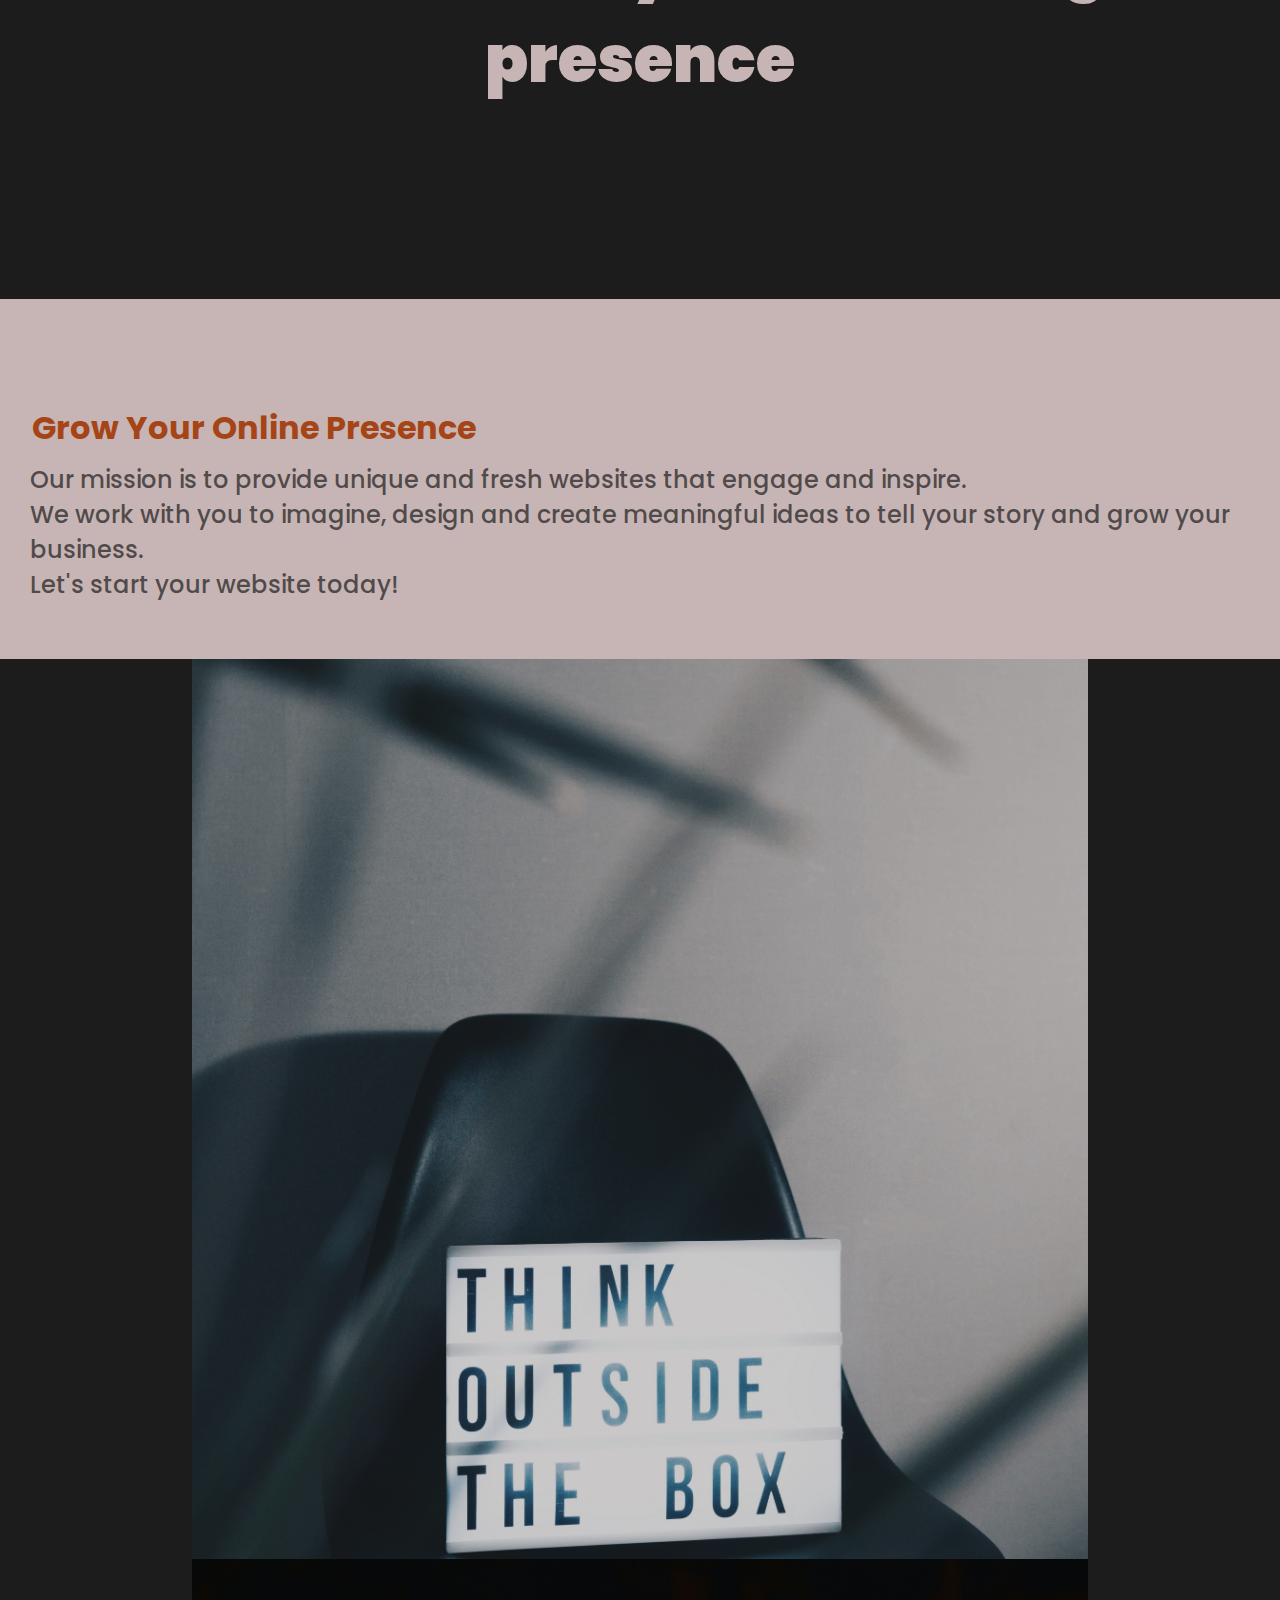
<file: BeijaFlor_websites/index.html>
<!DOCTYPE html>
<html lang="en">
<!--Head-->

<head>
    <meta charset="UTF-8">
    <meta name="viewport" content="width=device-width, initial-scale=1, shrink-to-fit=no">
    <link rel="stylesheet" href="./Css/style.css">
    <link rel="stylesheet" href="https://use.fontawesome.com/releases/v5.2.0/css/all.css"
        integrity="sha384-hWVjflwFxL6sNzntih27bfxkr27PmbbK/iSvJ+a4+0owXq79v+lsFkW54bOGbiDQ" crossorigin="anonymous">
    <!--Google Fonts-->
    <link
        href="https://fonts.googleapis.com/css2?family=EB+Garamond:wght@500;600;800&family=Poppins:wght@400;500&display=swap"
        rel="stylesheet">
    <!--Bootstrap-->
    <link rel="stylesheet" href="https://stackpath.bootstrapcdn.com/bootstrap/4.5.0/css/bootstrap.min.css"
        integrity="sha384-9aIt2nRpC12Uk9gS9baDl411NQApFmC26EwAOH8WgZl5MYYxFfc+NcPb1dKGj7Sk" crossorigin="anonymous">
    <title>B E I J A F L O R WEBSITES</title>
</head>
<!--body-->

<body id="home">
    <!--header-->
    <header id="header">
        <div class="container-fluid">
            <div class="row">
                <div class="col-">
                    <nav class="navbar" id="nav">
                        <ul id="nav-menu">
                            <li>
                                <a href="#">Home</a>
                            </li>
                            <li>
                                <a href="blog.html">Blog</a>
                            </li>
                            <li>
                                <a href="contact.html">Contact</a>
                            </li>
                        </ul>
                    </nav>
                </div>
            </div>
            <div class="row">
                <div class="col-lg-12 header-headings">
                    <h1 class="first-heading">BEIJA FLOR WEBSITES</h1>
                    <h2 class="subheading">We Build Amazing Websites</h2>
                </div>
            </div>
        </div>
    </header>
    <section>
        <div class="container-fluid" id="container-pictures">
            <div class="row">
                <div id="carousel" class="carousel slide" data-interval="4000" data-ride="carousel">
                    <div class="carousel-inner">
                        <div class="carousel-item active">
                            <img class="d-block w-100" id="image" src="./Img/slide_three.jpg" alt="slide_one">

                            <div class="carousel-caption d-none d-md-block">
                                <h2 class="caroulsel-heading">Grow Your&nbsp;<span>Business</span>
                                </h2>
                            </div>
                        </div>
                        <div class="carousel-item">
                            <img class="d-block w-100" src="./Img/slide_four.jpg" alt="slide_two">
                            <div class="carousel-caption d-none d-md-block text-carousel">
                                <h2 class="caroulsel-heading">Grow Your
                                    &nbsp;<span>Brand</span>

                                </h2>
                            </div>
                        </div>
                        <div class="carousel-item">
                            <img class="d-block w-100" src="./Img/slide_five.jpg" alt="slide_three">
                            <div class="carousel-caption d-none d-md-block text-carousel">
                                <h2 class="caroulsel-heading">Grow Your
                                    &nbsp;<span>Online Presence</span>
                                </h2>
                            </div>
                        </div>
                        <div class="carousel-item">
                            <img class="d-block w-100" src="./Img/slide_six.jpg" alt="slide_four">
                            <div class="carousel-caption d-none d-md-block text-carousel">
                                <h2 class="caroulsel-heading">Grow Your

                                    <span>&nbsp;Business</span>
                                </h2>
                            </div>
                        </div>
                    </div>
                </div>
            </div>
        </div>
    </section>
    <section>
        <div class="container-fluid">
            <div class="row">
                <div class="col-12 text-session-two">
                    <h3 class="text-session-two">Never was so easy to have a digital presence</h3>
                </div>
            </div>
        </div>
    </section>
    <!--About Session-->
    <section class="about" id="about">
        <div class="container-fluid container-about">
            <div class="row">
                <div class="col-md-6 content" id="content-about">
                    <div class="text">
                        <h2 class="session-titles">Grow Your Online Presence</h2>
                        <p>Our mission is to provide unique and fresh websites that engage and inspire. </p>
                        <p>We work with you
                            to imagine, design and create meaningful ideas to tell your story and grow your
                            business.
                        </p>

                        <p>Let's start your website today!</p>

                    </div>
                </div>
                <div class="col-md-6 img" id="about-img">
                </div>
            </div>
        </div>
    </section>

    <section class="do-it">
        <div class="container-fluid container-do-it">
            <div class="row">
                <div class="col-md-6 img" id="do-img">
                </div>
                <div class="col-md-6 content" id="content-do-it">
                    <div class="text">
                        <h2 class="session-titles">What We do:</h2>
                        <p>We create beautiful, functional websites to showcase your business, your talents and your
                            team.
                        </p>
                        <p>We build the strategy and carry out the delivery of your social media presence on
                            Instagram,
                            Twitter and LinkedIn.</p>
                        <p>We can help your business to have stake in the digital world and attract your ideal
                            client.</p>
                    </div>
                </div>
            </div>
        </div>
    </section>

    <section class="services">
        <div class="container-fluid container-services">
            <div class="row">
                <div class="col-md-6 content">
                    <div class="text">
                        <h2 class="session-titles">How we work</h2>

                        <p>Our small team provide a personalized service to every one of our clients and
                            offering a pleasant
                            experience.</p>
                        <ul class="booking">
                            <li>Step 1 - Consultation</li>
                            <li>Step 2 - Design</li>
                            <li>Step 3 - Design Review</li>
                            <li>Step 4 - Delivery</li>
                        </ul>
                        <p>Let's start your website.</p>
                        <p>Book a free 30 minutes Consultation:</p>
                        <div class="btn">
                            <a id="btn" href="https://calendly.com/beijaflor_websites" target="_blank"><strong>
                                    Book now:</strong></a>

                        </div>
                    </div>
                </div>
                <div class="col-md-6 img" id="services-img">
                </div>
            </div>
        </div>
    </section>
    <br>
    <footer class="footer">
        <div class="container-fluid footer">
            <div class="row">
                <div class="col-md-12">
                    <p><a class="text-center" id="made" href="https://twitter.com/leilas22" target="_blank">Made by
                            Leila
                            dos
                            Santos
                        </a></p>
                </div>
            </div>
        </div>
    </footer>
    <!-- Links for jQuery first, Popper.js and Bootstrap JS -->
    <script src="./JavaScript/main.js"></script>
    <script src="https://code.jquery.com/jquery-3.2.1.slim.min.js"
        integrity="sha384-KJ3o2DKtIkvYIK3UENzmM7KCkRr/rE9/Qpg6aAZGJwFDMVNA/GpGFF93hXpG5KkN" crossorigin="anonymous">
        </script>
    <script src="https://cdnjs.cloudflare.com/ajax/libs/popper.js/1.12.9/umd/popper.min.js"
        integrity="sha384-ApNbgh9B+Y1QKtv3Rn7W3mgPxhU9K/ScQsAP7hUibX39j7fakFPskvXusvfa0b4Q"
        crossorigin="anonymous"></script>

    <script src="https://maxcdn.bootstrapcdn.com/bootstrap/4.0.0/js/bootstrap.min.js"
        integrity="sha384-JZR6Spejh4U02d8jOt6vLEHfe/JQGiRRSQQxSfFWpi1MquVdAyjUar5+76PVCmYl"
        crossorigin="anonymous"></script>
</body>

</html>
</file>
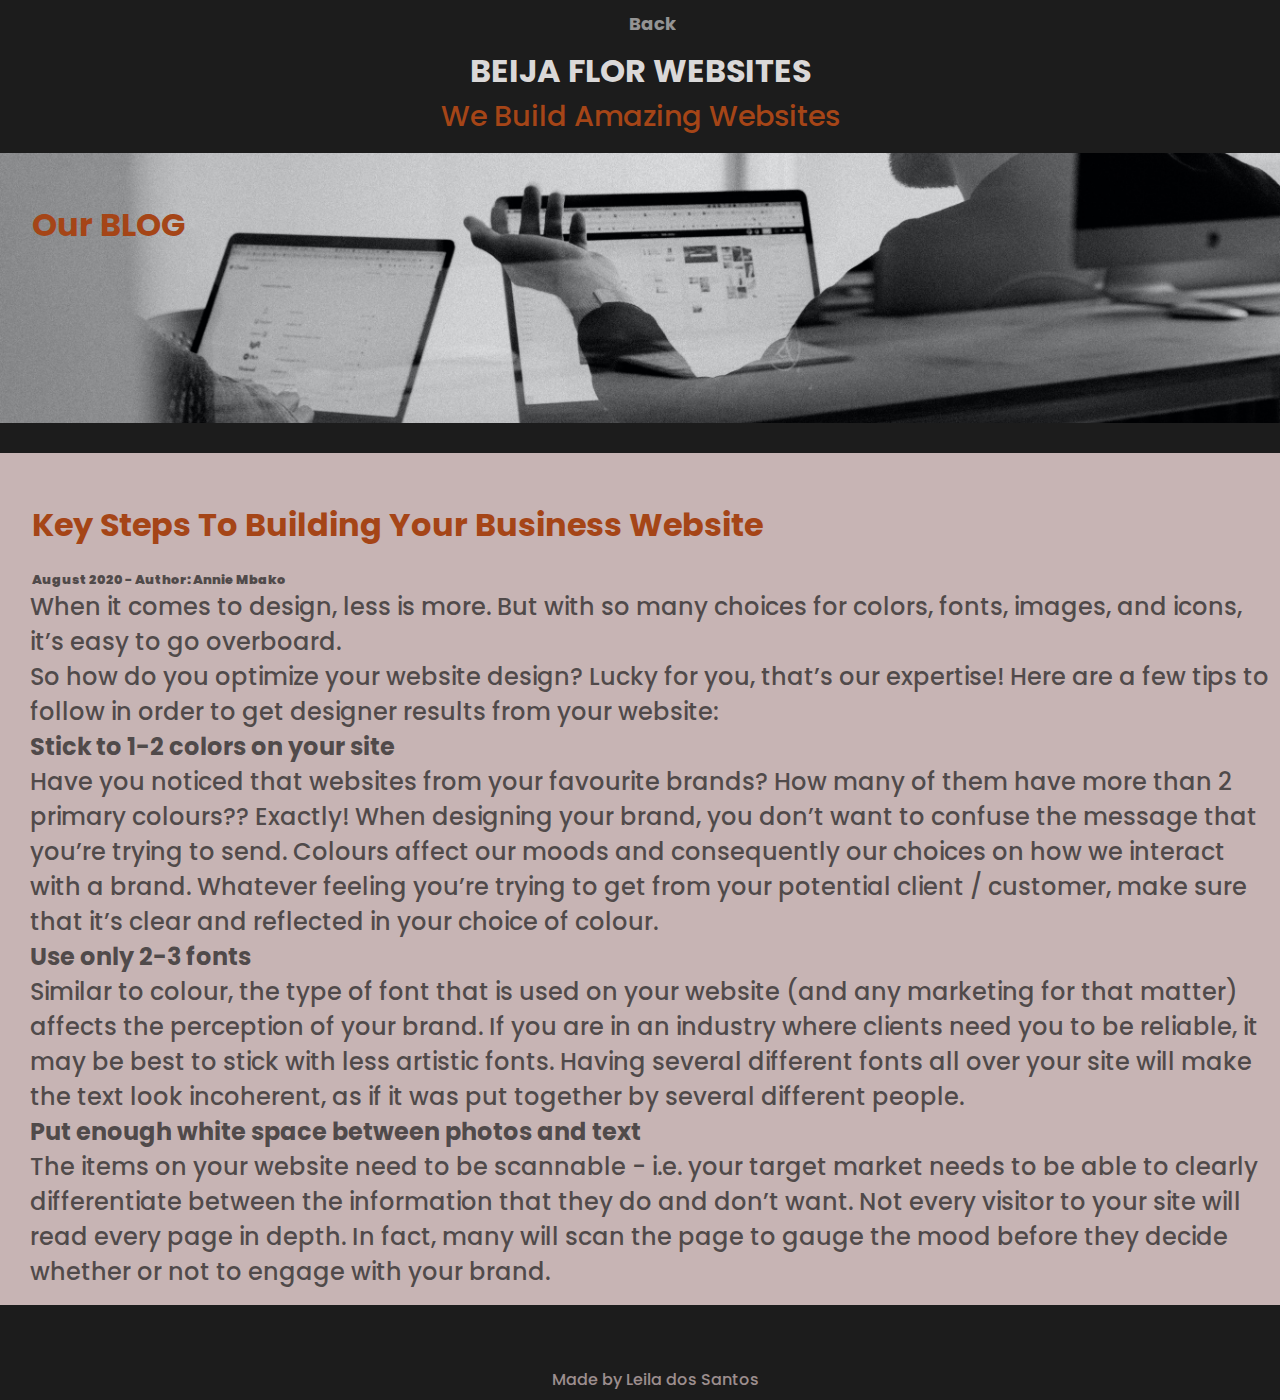
<file: blog.html>
<!DOCTYPE html>
<html lang="en">

<head>
    <meta charset="UTF-8">
    <meta name="viewport" content="width=device-width, initial-scale=1.0">
    <link rel="stylesheet" href="./Css/style.css">
    <link rel="stylesheet" href="https://use.fontawesome.com/releases/v5.2.0/css/all.css"
        integrity="sha384-hWVjflwFxL6sNzntih27bfxkr27PmbbK/iSvJ+a4+0owXq79v+lsFkW54bOGbiDQ" crossorigin="anonymous">
    <link
        href="https://fonts.googleapis.com/css2?family=EB+Garamond:wght@500;600;800&family=Poppins:wght@400;500&display=swap"
        rel="stylesheet">
    <link rel="stylesheet" href="https://stackpath.bootstrapcdn.com/bootstrap/4.5.0/css/bootstrap.min.css"
        integrity="sha384-9aIt2nRpC12Uk9gS9baDl411NQApFmC26EwAOH8WgZl5MYYxFfc+NcPb1dKGj7Sk" crossorigin="anonymous">
    <title>B E I J A F L O R WEBSITES</title>
</head>

<body>
    <header id="header">
        <div class="container-fluid" id="blog">
            <div class="row">
                <div class="col-lg-12">
                    <nav class="navbar" id="nav">
                        <ul id="nav-menu">
                            <li>
                                <a href="index.html">Back</a>
                            </li>
                        </ul>
                    </nav>
                </div>
            </div>
            <div class="row">
                <div class="col-lg-12 header-headings">
                    <h1 class="first-heading">BEIJA FLOR WEBSITES</h1>
                    <h2 class="subheading">We Build Amazing Websites</h2>
                </div>
            </div>
        </div>
    </header>
    <section class="blog-session">
        <div class="container-fluid">
            <div class="row">
                <div class="col" id="blog-img">
                    <h2 class="session-titles">Our&nbsp;<span>BLOG</h2>
                </div>
            </div>
            <div class="container">
                <div class="row">
                    <div class="col-md-10" id="content-blog">

                        <h2 class="session-titles">Key Steps To Building Your Business Website</h2>
                        <h6 id="date-author"><strong>August 2020 - Author: Annie Mbako</strong> </h6>
                        <p>When it comes to design, less is more. But with so many choices for colors, fonts, images,
                            and
                            icons, it’s easy to go overboard.</p>
                        <p>So how do you optimize your website design? Lucky for you, that’s our expertise! Here are a
                            few
                            tips to follow in order to get designer results from your website:</p>

                        <p><strong>Stick to 1-2 colors on your site</strong></p>

                        <p>Have you noticed that websites from your favourite brands? How many of them have more than 2
                            primary
                            colours?? Exactly! When designing your brand, you don’t want to confuse the message that
                            you’re
                            trying to send. Colours affect our moods and consequently our choices on how we interact
                            with a
                            brand. Whatever feeling you’re trying to get from your potential client / customer, make
                            sure
                            that
                            it’s clear and reflected in your choice of colour.</p>
                        <p><strong>Use only 2-3 fonts</strong> </p>
                        <p>Similar to colour, the type of font that is used on your website (and any marketing for that
                            matter)
                            affects the perception of your brand. If you are in an industry where clients need you to be
                            reliable, it may be best to stick with less artistic fonts. Having several different fonts
                            all
                            over
                            your site will make the text look incoherent, as if it was put together by several different
                            people.</p>
                        <p><strong>Put enough white space between photos and text</strong></p>
                        <p>The items on your website need to be scannable - i.e. your target market needs to be able to
                            clearly
                            differentiate between the information that they do and don’t want. Not every visitor to your
                            site
                            will read every page in depth. In fact, many will scan the page to gauge the mood before
                            they
                            decide
                            whether or not to engage with your brand.</p>
                        <!--Break-->
                        <br>
                    </div>
                </div>
            </div>
    </section>
    <footer class="footer">
        <div class="container-fluid footer">
            <div class="row">
                <div class="col-md-12">
                    <p><a class="text-center" id="made" href="https://twitter.com/leilas22" target="_blank">Made by
                            Leila
                            dos
                            Santos
                        </a></p>
                </div>
            </div>
        </div>
    </footer>
    <!-- Links for jQuery first, Popper.js and Bootstrap JS -->
    <script src="./JavaScript/main.js"></script>
    <script src="https://code.jquery.com/jquery-3.2.1.slim.min.js"
        integrity="sha384-KJ3o2DKtIkvYIK3UENzmM7KCkRr/rE9/Qpg6aAZGJwFDMVNA/GpGFF93hXpG5KkN" crossorigin="anonymous">
        </script>
    <script src="https://cdnjs.cloudflare.com/ajax/libs/popper.js/1.12.9/umd/popper.min.js"
        integrity="sha384-ApNbgh9B+Y1QKtv3Rn7W3mgPxhU9K/ScQsAP7hUibX39j7fakFPskvXusvfa0b4Q"
        crossorigin="anonymous"></script>
    <script src="https://maxcdn.bootstrapcdn.com/bootstrap/4.0.0/js/bootstrap.min.js"
        integrity="sha384-JZR6Spejh4U02d8jOt6vLEHfe/JQGiRRSQQxSfFWpi1MquVdAyjUar5+76PVCmYl"
        crossorigin="anonymous"></script>
</body>

</html>
</file>
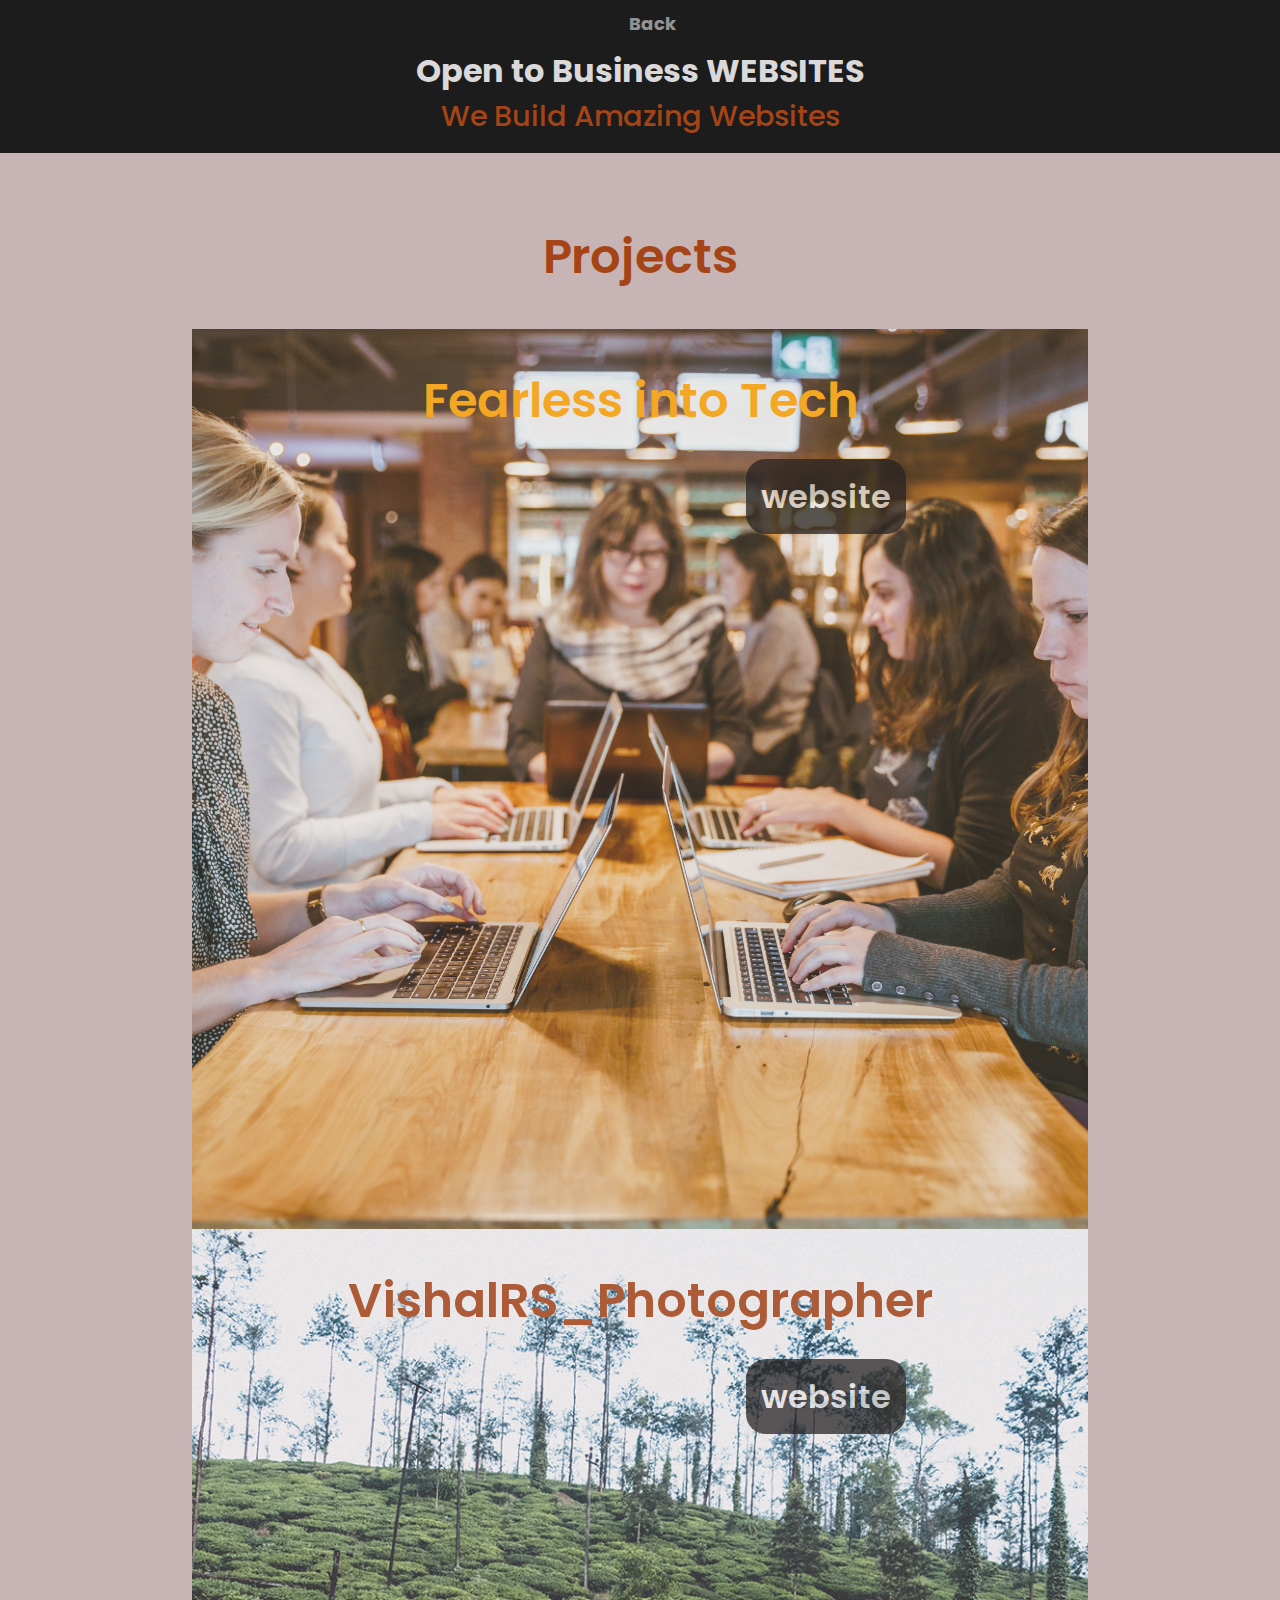
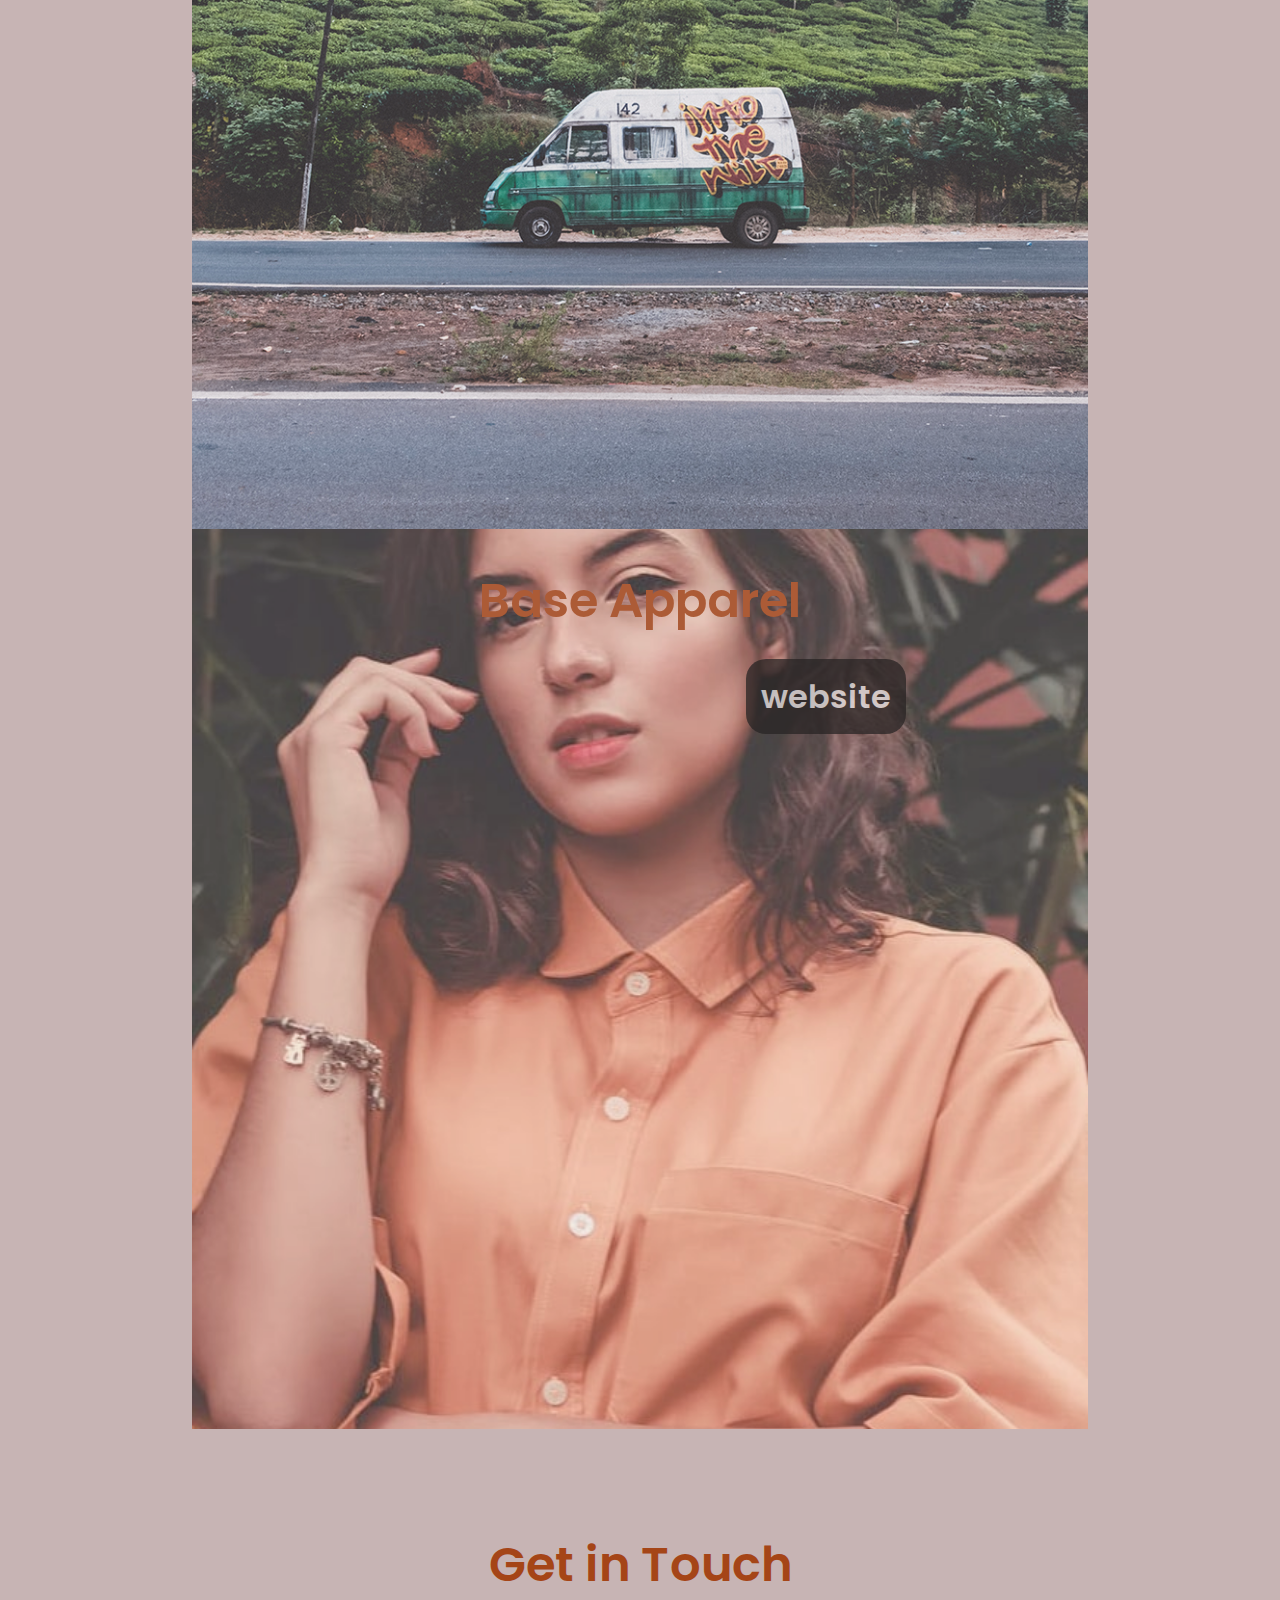
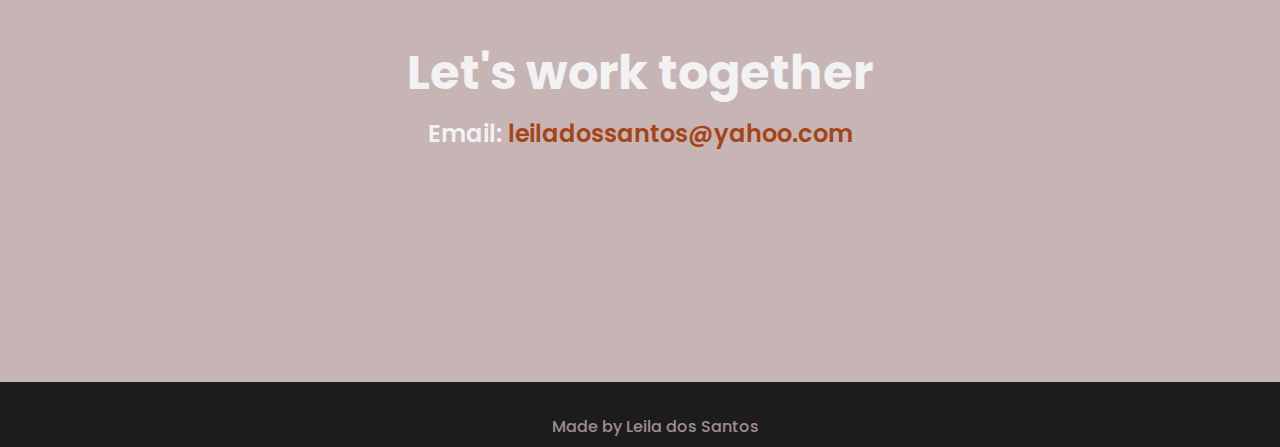
<file: contact.html>
<!DOCTYPE html>
<html lang="en">

<head>
    <meta charset="UTF-8">
    <meta name="viewport" content="width=device-width, initial-scale=1.0">
    <link rel="stylesheet" href="./Css/style.css">
    <link rel="stylesheet" href="https://use.fontawesome.com/releases/v5.2.0/css/all.css"
        integrity="sha384-hWVjflwFxL6sNzntih27bfxkr27PmbbK/iSvJ+a4+0owXq79v+lsFkW54bOGbiDQ" crossorigin="anonymous">
    <link
        href="https://fonts.googleapis.com/css2?family=EB+Garamond:wght@500;600;800&family=Poppins:wght@400;500&display=swap"
        rel="stylesheet">
    <link rel="stylesheet" href="https://stackpath.bootstrapcdn.com/bootstrap/4.5.0/css/bootstrap.min.css"
        integrity="sha384-9aIt2nRpC12Uk9gS9baDl411NQApFmC26EwAOH8WgZl5MYYxFfc+NcPb1dKGj7Sk" crossorigin="anonymous">
    <title>B E I J A F L O R WEBSITES</title>
</head>

<body>
    <header id="header">
        <div class="container">
            <div class="row">
                <div class="col">
                    <nav class="navbar" id="nav">
                        <ul id="nav-menu">
                            <li>
                                <a class="back" href="index.html">Back</a>
                            </li>
                        </ul>
                    </nav>
                </div>
            </div>
            <div class="row">
                <div class="col-12 header-headings">
                    <h1 class="first-heading">Open to Business WEBSITES</h1>
                    <h2 class="subheading">We Build Amazing Websites</h2>
                </div>
            </div>
        </div>
    </header>

    <section class="contact" id="contact">
        <div class="container-fluid">
            <div class="row">
                <div class="col-lg-12">
                    <h1 class="contact-title">Projects</h1>
                </div>
                <div class="col-lg-12 img fearless" id="fearless-img">
                    <h1 class="fearless-title">Fearless into Tech</h1>
                    <a href="https://fearlessintotech.com/" class="btn2" id="btn">website</a>
                </div>
                <div class="col-lg-12 img img-photo" id="photo-img">
                    <h1 class="contact-title">VishalRS_Photographer</h1>
                    <a href="https://leiladossantos11.github.io/VishalRS_Photographer/" class="btn2"
                        id="btn">website</a>
                </div>
                <div class="col-lg-12 img img-photo" id="base-img">
                    <h1 class="contact-title">Base Apparel</h1>
                    <a href="https://leiladossantos11.github.io/Base-Apparel-coming-soon-page/" class="btn2"
                        id="btn">website</a>
                </div>
            </div>
            <div class="row">
                <!--Contact Details-->
                <div class="col-sm-6 contact-details">
                    <h1 class="contact-title">Get in Touch</h1>
                    <h2>Let's work together</h2>
                    <ul>
                        <li class="subheading-footer">Email: <span> leiladossantos@yahoo.com</span></li>
                    </ul>
                </div>
            </div>
        </div>
    </section>
    <footer class="footer">
        <div class="container-fluid footer">
            <div class="row">
                <div class="col-md-12">
                    <p><a class="text-center" id="made" href="https://twitter.com/leilas22" target="_blank">Made by
                            Leila
                            dos
                            Santos
                        </a></p>
                </div>
            </div>
        </div>
    </footer>
    <!-- Links for jQuery first, Popper.js and Bootstrap JS -->
    <script src="./JavaScript/main.js"></script>
    <script src="https://code.jquery.com/jquery-3.2.1.slim.min.js"
        integrity="sha384-KJ3o2DKtIkvYIK3UENzmM7KCkRr/rE9/Qpg6aAZGJwFDMVNA/GpGFF93hXpG5KkN" crossorigin="anonymous">
        </script>
    <script src="https://cdnjs.cloudflare.com/ajax/libs/popper.js/1.12.9/umd/popper.min.js"
        integrity="sha384-ApNbgh9B+Y1QKtv3Rn7W3mgPxhU9K/ScQsAP7hUibX39j7fakFPskvXusvfa0b4Q"
        crossorigin="anonymous"></script>
    <script src="https://maxcdn.bootstrapcdn.com/bootstrap/4.0.0/js/bootstrap.min.js"
        integrity="sha384-JZR6Spejh4U02d8jOt6vLEHfe/JQGiRRSQQxSfFWpi1MquVdAyjUar5+76PVCmYl"
        crossorigin="anonymous"></script>
</body>

</html>
</file>
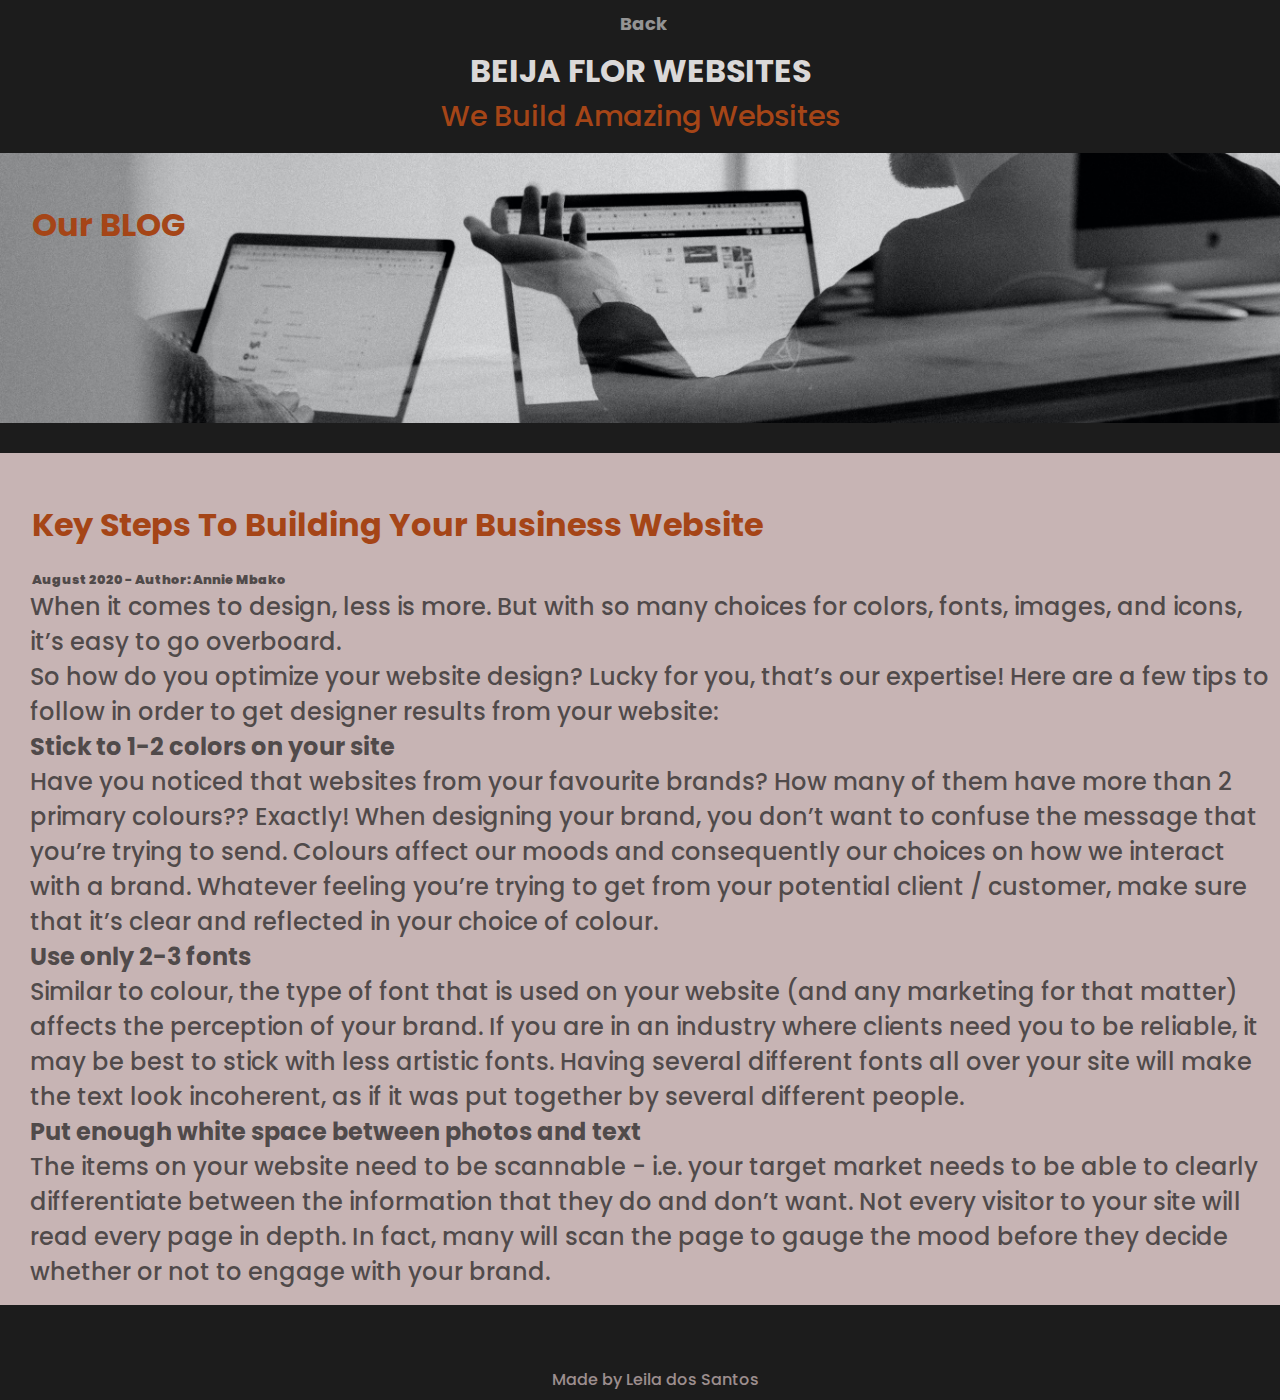
<file: BeijaFlor_websites/blog.html>
<!DOCTYPE html>
<html lang="en">

<head>
    <meta charset="UTF-8">
    <meta name="viewport" content="width=device-width, initial-scale=1.0">
    <link rel="stylesheet" href="./Css/style.css">
    <link rel="stylesheet" href="https://use.fontawesome.com/releases/v5.2.0/css/all.css"
        integrity="sha384-hWVjflwFxL6sNzntih27bfxkr27PmbbK/iSvJ+a4+0owXq79v+lsFkW54bOGbiDQ" crossorigin="anonymous">
    <link
        href="https://fonts.googleapis.com/css2?family=EB+Garamond:wght@500;600;800&family=Poppins:wght@400;500&display=swap"
        rel="stylesheet">
    <link rel="stylesheet" href="https://stackpath.bootstrapcdn.com/bootstrap/4.5.0/css/bootstrap.min.css"
        integrity="sha384-9aIt2nRpC12Uk9gS9baDl411NQApFmC26EwAOH8WgZl5MYYxFfc+NcPb1dKGj7Sk" crossorigin="anonymous">
    <title>B E I J A F L O R WEBSITES</title>
</head>

<body>
    <header id="header">
        <div class="container-fluid" id="blog">
            <div class="row">
                <div class="col-lg-12">
                    <nav class="navbar" id="nav">
                        <ul id="nav-menu">
                            <li>
                                <a href="index.html">Back</a>
                            </li>
                        </ul>
                    </nav>
                </div>
            </div>
            <div class="row">
                <div class="col-lg-12 header-headings">
                    <h1 class="first-heading">BEIJA FLOR WEBSITES</h1>
                    <h2 class="subheading">We Build Amazing Websites</h2>
                </div>
            </div>
        </div>
    </header>
    <section class="blog-session">
        <div class="container-fluid">
            <div class="row">
                <div class="col" id="blog-img">
                    <h2 class="session-titles">Our&nbsp;<span>BLOG</h2>
                </div>
            </div>
            <div class="container">
                <div class="row">
                    <div class="col-md-12" id="content-blog">
                        <h2 class="session-titles">Key Steps To Building Your Business Website</h2>
                        <h6 id="date-author"><strong>August 2020 - Author: Annie Mbako</strong> </h6>
                        <p>When it comes to design, less is more. But with so many choices for colors, fonts, images,
                            and
                            icons, it’s easy to go overboard.</p>
                        <p>So how do you optimize your website design? Lucky for you, that’s our expertise! Here are a
                            few
                            tips to follow in order to get designer results from your website:</p>

                        <p><strong>Stick to 1-2 colors on your site</strong></p>

                        <p>Have you noticed that websites from your favourite brands? How many of them have more than 2
                            primary
                            colours?? Exactly! When designing your brand, you don’t want to confuse the message that
                            you’re
                            trying to send. Colours affect our moods and consequently our choices on how we interact
                            with a
                            brand. Whatever feeling you’re trying to get from your potential client / customer, make
                            sure
                            that
                            it’s clear and reflected in your choice of colour.</p>
                        <p><strong>Use only 2-3 fonts</strong> </p>
                        <p>Similar to colour, the type of font that is used on your website (and any marketing for that
                            matter)
                            affects the perception of your brand. If you are in an industry where clients need you to be
                            reliable, it may be best to stick with less artistic fonts. Having several different fonts
                            all
                            over
                            your site will make the text look incoherent, as if it was put together by several different
                            people.</p>
                        <p><strong>Put enough white space between photos and text</strong></p>
                        <p>The items on your website need to be scannable - i.e. your target market needs to be able to
                            clearly
                            differentiate between the information that they do and don’t want. Not every visitor to your
                            site
                            will read every page in depth. In fact, many will scan the page to gauge the mood before
                            they
                            decide
                            whether or not to engage with your brand.</p>
                        <!--Break-->
                        <br>
                    </div>
                </div>
            </div>
    </section>
    <footer class="footer">
        <div class="container-fluid footer">
            <div class="row">
                <div class="col-md-12">
                    <p><a class="text-center" id="made" href="https://twitter.com/leilas22" target="_blank">Made by
                            Leila
                            dos
                            Santos
                        </a></p>
                </div>
            </div>
        </div>
    </footer>
    <!-- Links for jQuery first, Popper.js and Bootstrap JS -->
    <script src="./JavaScript/main.js"></script>
    <script src="https://code.jquery.com/jquery-3.2.1.slim.min.js"
        integrity="sha384-KJ3o2DKtIkvYIK3UENzmM7KCkRr/rE9/Qpg6aAZGJwFDMVNA/GpGFF93hXpG5KkN" crossorigin="anonymous">
        </script>
    <script src="https://cdnjs.cloudflare.com/ajax/libs/popper.js/1.12.9/umd/popper.min.js"
        integrity="sha384-ApNbgh9B+Y1QKtv3Rn7W3mgPxhU9K/ScQsAP7hUibX39j7fakFPskvXusvfa0b4Q"
        crossorigin="anonymous"></script>
    <script src="https://maxcdn.bootstrapcdn.com/bootstrap/4.0.0/js/bootstrap.min.js"
        integrity="sha384-JZR6Spejh4U02d8jOt6vLEHfe/JQGiRRSQQxSfFWpi1MquVdAyjUar5+76PVCmYl"
        crossorigin="anonymous"></script>
</body>

</html>
</file>
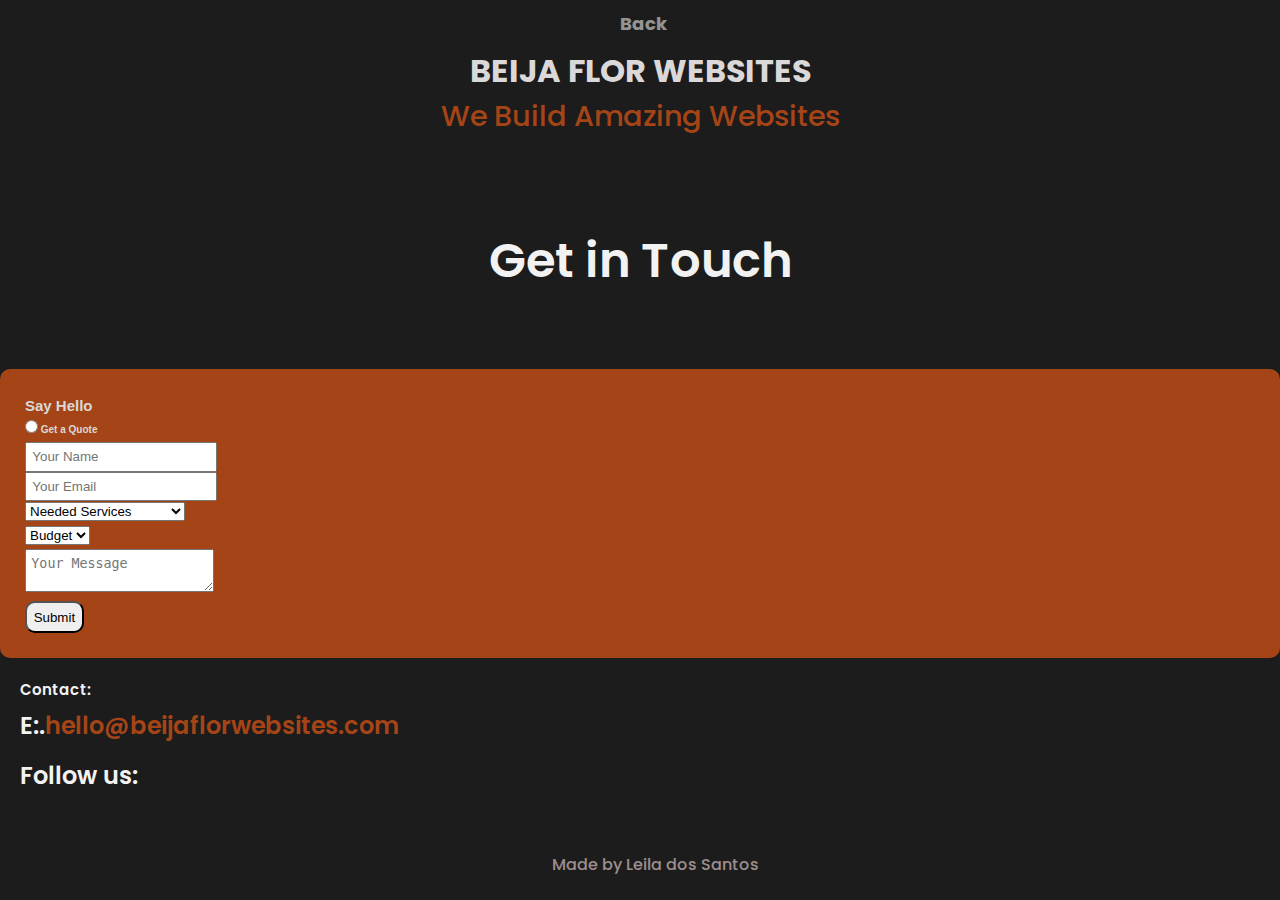
<file: BeijaFlor_websites/contact.html>
<!DOCTYPE html>
<html lang="en">

<head>
    <meta charset="UTF-8">
    <meta name="viewport" content="width=device-width, initial-scale=1.0">
    <link rel="stylesheet" href="./Css/style.css">
    <link rel="stylesheet" href="https://use.fontawesome.com/releases/v5.2.0/css/all.css"
        integrity="sha384-hWVjflwFxL6sNzntih27bfxkr27PmbbK/iSvJ+a4+0owXq79v+lsFkW54bOGbiDQ" crossorigin="anonymous">
    <link
        href="https://fonts.googleapis.com/css2?family=EB+Garamond:wght@500;600;800&family=Poppins:wght@400;500&display=swap"
        rel="stylesheet">
    <link rel="stylesheet" href="https://stackpath.bootstrapcdn.com/bootstrap/4.5.0/css/bootstrap.min.css"
        integrity="sha384-9aIt2nRpC12Uk9gS9baDl411NQApFmC26EwAOH8WgZl5MYYxFfc+NcPb1dKGj7Sk" crossorigin="anonymous">
    <title>B E I J A F L O R WEBSITES</title>
</head>

<body>
    <header id="header">
        <div class="container-fluid">
            <div class="row">
                <div class="col-12">
                    <nav class="navbar" id="nav">
                        <ul id="nav-menu">
                            <li>
                                <a href="index.html">Back</a>
                            </li>
                        </ul>
                    </nav>
                </div>
            </div>
            <div class="row">
                <div class="col-12 header-headings">
                    <h1 class="first-heading">BEIJA FLOR WEBSITES</h1>
                    <h2 class="subheading">We Build Amazing Websites</h2>
                </div>
            </div>
        </div>
    </header>

    <section class="contact" id="contact">
        <div class="container">
            <div class="row">
                <div class="col-lg-10 contact-title">
                    <h1 class="contact-title">Get in Touch</h1>
                </div>
                <div class="col-md-6" id="form">
                    <form class="contact3-form validate-form">
                        <h2 class="contact">Say Hello</h2>
                        <div class="wrap-contact3-form-radio">

                            <div class="contact3-form-radio">
                                <input class="input-radio3" id="radio2" type="radio" name="choice" value="get-quote">
                                <label class="label-radio3" for="radio2">
                                    Get a Quote
                                </label>
                            </div>
                        </div>
                        <div class="wrap-input3 validate-input alert-validate" data-validate="Name is required">
                            <input class="input3" type="text" name="name" placeholder="Your Name">
                            <span class="focus-input3"></span>
                        </div>
                        <div class="wrap-input3 validate-input alert-validate"
                            data-validate="Valid email is required: ex@abc.xyz">
                            <input class="input3" type="text" name="email" placeholder="Your Email">
                            <span class="focus-input3"></span>
                        </div>
                        <div class="wrap-input3 input3-select">
                            <div>
                                <select class="selection-2 select2-hidden-accessible" name="service" tabindex="-1"
                                    aria-hidden="true">
                                    <option>Needed Services</option>
                                    <option>eCommerce Bussiness</option>
                                    <option>UI/UX Design</option>
                                    <option>Online Services</option>
                                </select>
                                <span class="select2 select2-container select2-container--default" dir="ltr"
                                    style="width: auto;">
                                    <span class="selection">
                                        <span class="select2-selection select2-selection--single" role="combobox"
                                            aria-haspopup="true" aria-expanded="false" tabindex="0"
                                            aria-labelledby="select2-service-un-container"><span
                                                class="select2-selection__rendered" id="select2-service-un-container"
                                                title="Needed Services">Needed
                                                Services</span><span class="select2-selection__arrow"
                                                role="presentation"><b
                                                    role="presentation"></b></span></span></span><span
                                        class="dropdown-wrapper" aria-hidden="true"></span></span>
                            </div>
                            <span class="focus-input3"></span>
                        </div>
                        <div class="wrap-input3 input3-select">
                            <div>
                                <select class="selection-2 select2-hidden-accessible" name="budget" tabindex="-1"
                                    aria-hidden="true">
                                    <option>Budget</option>
                                    <option>1500 $</option>
                                    <option>2000 $</option>
                                    <option>3000 $</option>
                                </select><span class="select2 select2-container select2-container--default" dir="ltr"
                                    style="width: auto;"><span class="selection"><span
                                            class="select2-selection select2-selection--single" role="combobox"
                                            aria-haspopup="true" aria-expanded="false" tabindex="0"
                                            aria-labelledby="select2-budget-r8-container"><span
                                                class="select2-selection__rendered" id="select2-budget-r8-container"
                                                title="Budget">Budget</span><span class="select2-selection__arrow"
                                                role="presentation"><b
                                                    role="presentation"></b></span></span></span><span
                                        class="dropdown-wrapper" aria-hidden="true"></span></span>
                            </div>
                            <span class="focus-input3"></span>
                        </div>
                        <div class="wrap-input3 validate-input alert-validate" data-validate="Message is required">
                            <grammarly-extension style="position: absolute; top: 0px; left: 0px; pointer-events: none;"
                                class="cGcvT"></grammarly-extension>
                            <textarea class="input3" name="message" placeholder="Your Message"
                                spellcheck="false"></textarea>
                            <span class="focus-input3"></span>
                        </div>
                        <div class="container-contact3-form-btn">
                            <button class="contact3-form-btn">
                                Submit
                            </button>
                        </div>
                    </form>

                </div>
                <div class="col-md-6 contact-details">

                    <h2 class="contact">Contact:</h2>
                    <ul>
                        <li class="subheading-footer">E:.<span>hello@beijaflorwebsites.com</span></li>
                        <li class="subheading-footer">Follow us:
                            <spam>
                                <a href="https://twitter.com/BeijaFlorWebsi1" target="_blank">
                                    <i class="fab fa-twitter fa-2x"></i>
                            </spam>
                        </li>
                    </ul>
                </div>
            </div>
        </div>
    </section>
    <footer class="footer">
        <div class="container-fluid footer">
            <div class="row">
                <div class="col-md-12">
                    <p><a class="text-center" id="made" href="https://twitter.com/leilas22" target="_blank">Made by
                            Leila
                            dos
                            Santos
                        </a></p>
                </div>
            </div>
        </div>
    </footer>
    <!-- Links for jQuery first, Popper.js and Bootstrap JS -->
    <script src="./JavaScript/main.js"></script>
    <script src="https://code.jquery.com/jquery-3.2.1.slim.min.js"
        integrity="sha384-KJ3o2DKtIkvYIK3UENzmM7KCkRr/rE9/Qpg6aAZGJwFDMVNA/GpGFF93hXpG5KkN" crossorigin="anonymous">
        </script>
    <script src="https://cdnjs.cloudflare.com/ajax/libs/popper.js/1.12.9/umd/popper.min.js"
        integrity="sha384-ApNbgh9B+Y1QKtv3Rn7W3mgPxhU9K/ScQsAP7hUibX39j7fakFPskvXusvfa0b4Q"
        crossorigin="anonymous"></script>
    <script src="https://maxcdn.bootstrapcdn.com/bootstrap/4.0.0/js/bootstrap.min.js"
        integrity="sha384-JZR6Spejh4U02d8jOt6vLEHfe/JQGiRRSQQxSfFWpi1MquVdAyjUar5+76PVCmYl"
        crossorigin="anonymous"></script>
</body>

</html>
</file>
<file: Css/style.css>
:root {
  --black: #1c1c1c;
  --white: #f2f2f2;
  --white-2: rgb(218, 216, 216);
  --main-red: #a54517;
  --main-rose: #c7b4b4;
  --main-gray: #1a1a1ab3;
  --grey: #998d8db3;
}

*,
*::before,
*::after {
  box-sizing: border-box;
  margin: 0;
  padding: 0;
  list-style: none;
  text-decoration: none;
}

html {
  box-sizing: border-box;
  scroll-behavior: smooth;
  overflow-x: hidden;
}

body {
  font-size: 62.5%;
  margin: 0;
  padding: 0;
  overflow-x: hidden;
  box-sizing: border-box;
  font-family: "Poppins", sans-serif;
  background-color: var(--black) !important;
  text-align: center;
}

:-webkit-any(article, aside, nav, section) h1 {
  margin-block-start: 0;
  margin-block-end: 0;
}

/*----Header Session/NavBar----*/
#header.container {
  background-color: var(--main-black);
}

header li {
  display: inline;
  text-align: center;
  opacity: 0.75;
  color: var(--white);
  font-size: 17px;
  font-weight: 500;
  margin-left: 7px;
}

ul #nav-menu {
  margin-left: 5px;
}

#nav ul li a {
  list-style: none;
  color: var(--white);
  font-size: 18px;
  font-weight: 700;
  text-decoration: none;
}

.back {
  padding: 0 0 1em 1em;
}

a {
  padding-left: 1em;
  text-decoration: none;
  opacity: 0.75;
  text-decoration: none;
}

a:hover {
  opacity: 1;
}

nav#nav.navbar {
  color: var(--white);
  text-decoration: none;
  padding-top: 10px;
  margin: 0;
}

/*----Caroulsel Pictures----*/
#container-pictures {
  height: 100%;
  width: 100vw;
}

.carousel-inner {
  transform-style: preserve-3d;
}

img #img,
.two {
  position: relative;
  text-align: center;
}

.carousel-item {
  margin: 0 auto;
}

.carousel-caption {
  margin: 0;
  position: absolute;
  font-weight: 700;
  color: white;
}

/*----------Sessions-----------------------*/
#content-about,
.content {
  background-color: var(--main-rose);
  margin: 0px auto;
  padding: 2.5em 0;
}

.text {
  padding: 1rem 0;
}

#content-blog {
  margin: 3em 0;
}

/*-----Pictures----*/
.img {
  margin: 0 auto;
  height: 100vh;
  width: 70vw;
  opacity: 0.8;
}

img,
.carousel-item,
.img,
#blog-img {
  background-position: center;
  background-repeat: no-repeat;
  background-size: cover;
}

/*-----Pictures----*/
.img {
  background-position: center;
  background-repeat: no-repeat;
  background-size: cover;
  margin: 0 auto;
  height: 100vh;
  opacity: 0.8;
}

div #about-img {
  background-image: url("../Img/nikita-kachanovsky-bLY5JqP_Ldw-unsplash.jpg");
}

div #do-img {
  background-image: url("../Img/joel-wyncott-6_OoBGfQOfY-unsplash.jpg");
}

div #services-img {
  background-image: url("../Img/slide_two.jpg");
}

div #fearless-img {
  background-image: url("../Img/women-on-laptops-around-table.jpg");
}

div #photo-img {
  background-image: url("../Img/Caravan.jpg");
}

div #base-img {
  background-image: url("../Img/hero-desktop\ \(1\).jpg");
  margin: 0 auto;
  height: 100vh;
  opacity: 0.8;
}


/******Typography*******/

/***Nav****/
.header-headings {
  text-align: center;
  padding: 1em 0 1.5em 0;
}

header .first-heading {
  font-weight: 700;
  font-size: 2rem;
  color: var(--white-2);
}

.subheading {
  font-weight: 500;
  padding: 0;
  color: var(--main-red);
  font-size: 1.8rem;
}

/***Carousel***/
.caroulsel-heading {
  opacity: 1;
  padding-bottom: 2em;
  font-size: 3.5rem;
  font-weight: 700;
  margin: 0 auto;
  color: var(--white);
}

span {
  color: var(--main-red);
}

.session-titles {
  text-align: left;
  font-weight: 700;
  font-size: 2rem;
  color: var(--main-red);
  padding: 1.5em 0px 0.3em 1em;
}

/***Session-Two****/
.text-session-two {
  color: var(--main-rose);
}

h3 {
  font-size: 4rem;
  font-weight: 900;
  text-align: center;
  padding: 3em 0;
}

p {
  font-weight: 500;
  font-size: 1.5rem;
  color: var(--main-gray);
  display: grid;
  text-align: left;
  padding-left: 1.25em;
}

/*----Content Session----*/

.content {
  background-color: var(--main-rose);
}

.booking {
  margin-left: 2em;
  font-weight: 500;
  color: var(--white);
}

/*----Button--------*/
.btn {
  margin-left: 22%;
}

#btn {
  color: var(--white);
  background-color: var(--main-red);
  border-radius: 6px;
  padding: 1em;
  margin: 1em;
  justify-self: center;
  text-align: center;
}

#btn {
  margin-left: 45%;
}

/*----Footer Session----*/
.footer {
  background-color: var(--black);
  font-weight: 500;
}

/*----Contact Session----*/
#contact {
  background-color: var(--main-rose);
  padding: 2rem 0 5em 0;
}
.contact-title, .fearless-title, .photo-title {
  text-align: center;
  font-weight: 600;
  color: var(--main-red);
  padding: 0.75em 0;
  font-size: 3rem;
  justify-content: center;
}

.fearless-title {
  color: orange;
}
/*----Project Page----*/

#contact {
  color: var(--white);
  font-size: 2rem;
}

.contact-details {
  text-align: center;
  padding: 2em 0;
}

.contact {
  font-weight: 600;
}



#btn {
  font-size: 2rem;
  padding: 15px;
  border-radius: 20px;
  color: ;
  background-color: black;
}



#contact {
  color: var(--white);
  background-color: var(--main-rose);
}

.contact-details {
  text-align: center;
}

.contact {
  font-weight: 600;
}

.subheading-footer {
  padding: 0.3em 0;
  font-size: 1.5rem;
}

i {
  height: 5vh;
  opacity: 0.9;
  color: var(--main-red);
  padding: 0.3em;
}

.icons {
  justify-content: left;
}

.icons :hover {
  color: var(--main-rose);
}

#made {
  color: var(--main-rose);
  font-size: 1rem;
  text-align: center;
  padding: 2em 0 0.5em 0;
}

/*CSS BLOG PAGE */
div #blog-img {
  background-image: url("../Img/charles-deluvio-Lks7vei-eAg-unsplash.jpg");
  height: 30vh;
  background-position: center;
  background-repeat: no-repeat;
  background-size: cover;
}

#content-blog {
  text-align: center;
  background-color: var(--main-rose);
}

#date-author {
  font-size: 0.8rem;
  color: var(--main-gray);
  padding-left: 2.5em;
  text-align: left;
  margin-top: 1em;
}

span {
  color: var(--main-red);
}
</file>
<file: BeijaFlor_websites/Css/style.css>
:root {
  --black: #1c1c1c;
  --white: #f2f2f2;
  --white-2: rgb(218, 216, 216);
  --main-red: #a54517;
  --main-rose: #c7b4b4;
  --main-gray: #1a1a1ab3;
  --grey: #998d8db3;
}

*,
*::before,
*::after {
  box-sizing: border-box;
  margin: 0;
  padding: 0;
  list-style: none;
  text-decoration: none;
}

html {
  box-sizing: border-box;
  scroll-behavior: smooth;
  overflow-x: hidden;
}

body {
  font-size: 62.5%;
  margin: 0;
  padding: 0;
  overflow-x: hidden;
  box-sizing: border-box;
  font-family: "Poppins", sans-serif;
  background-color: var(--black) !important;
  text-align: center;
}

:-webkit-any(article, aside, nav, section) h1 {
  margin-block-start: 0;
  margin-block-end: 0;
}

/*----Header Session/NavBar----*/
#header.container {
  background-color: var(--main-black);
}

header li {
  display: inline;
  text-align: center;
  opacity: 0.75;
  color: var(--white);
  font-size: 17px;
  font-weight: 500;
  margin-left: 7px;
}

ul #nav-menu {
  margin-left: 5px;
}

header #nav li a {
  list-style: none;
  color: var(--white);
  font-size: 18px;
  font-weight: 700;
  text-decoration: none;
}

a {
  text-decoration: none;
  opacity: 0.75;
}

a:hover {
  opacity: 1;
}

nav#nav.navbar {
  color: var(--white);
  text-decoration: none;
  padding-top: 10px;
  margin: 0;
}

/*----Caroulsel Pictures----*/
#container-pictures {
  height: 100%;
  width: 100vw;
}

.carousel-inner {
  transform-style: preserve-3d;
}

img #img,
.two {
  position: relative;
  text-align: center;
}

.carousel-item {
  margin: 0 auto;
}

.carousel-caption {
  margin: 0;
  position: absolute;
  font-weight: 700;
  color: white;
}

/*----------Sessions-----------------------*/
#content-about,
.content {
  background-color: var(--main-rose);
  margin: 0px auto;
  padding: 2.5em 0;
}

.text {
  padding: 2rem 0;
}

#content-blog {
  margin: 3em 0;
}

/*-----Pictures----*/
.img {
  margin: 0 auto;
  height: 100vh;
  width: 70vw;
  opacity: 0.8;
}

img,
.carousel-item,
.img,
#blog-img {
  background-position: center;
  background-repeat: no-repeat;
  background-size: cover;
}

/*-----Pictures----*/
.img {
  background-position: center;
  background-repeat: no-repeat;
  background-size: cover;
  margin: 0 auto;
  height: 100vh;
  opacity: 0.8;
}

div #about-img {
  background-image: url("../Img/nikita-kachanovsky-bLY5JqP_Ldw-unsplash.jpg");
}

div #do-img {
  background-image: url("../Img/joel-wyncott-6_OoBGfQOfY-unsplash.jpg");
}

div #services-img {
  background-image: url("../Img/slide_two.jpg");
}

/******Typography*******/

/***Nav****/
.header-headings {
  text-align: center;
  padding: 1em 0 1.5em 0;
}

header .first-heading {
  font-weight: 700;
  font-size: 2rem;
  color: var(--white-2);
}

.subheading {
  font-weight: 500;
  padding: 0;
  color: var(--main-red);
  font-size: 1.8rem;
}

/***Carousel***/
.caroulsel-heading {
  opacity: 1;
  padding-bottom: 2em;
  font-size: 3.5rem;
  font-weight: 700;
  margin: 0 auto;
  color: var(--white);
}

span {
  color: var(--main-red);
}

.session-titles {
  text-align: left;
  font-weight: 700;
  font-size: 2rem;
  color: var(--main-red);
  padding: 1.5em 0px 0.3em 1em;
}

/***Session-Two****/
.text-session-two {
  color: var(--main-rose);
}

h3 {
  font-size: 4rem;
  font-weight: 900;
  text-align: center;
  padding: 3em 0;
}

p {
  font-weight: 500;
  font-size: 1.5rem;
  color: var(--main-gray);
  display: grid;
  text-align: left;
  padding-left: 1.25em;
}

/*----Content Session----*/

.content {
  background-color: var(--main-rose);
}

.booking {
  margin-left: 2em;
  font-weight: 500;
  color: var(--white);
}

/*----Button--------*/
.btn {
  margin-left: 24%;
}

#btn {
  color: var(--white);
  background-color: var(--main-red);
  border-radius: 6px;
  padding: 1em;
  margin: 1em;
  justify-content: center;
}

/*----Footer Session----*/
.footer {
  background-color: var(--black);
  font-weight: 500;
}

/*----Contact Session----*/
<<<<<<< HEAD #contact {
  background-color: var(--main-rose);
  padding: 2rem 0 5em 0;
}
.contact-title {
  text-align: center;
  font-weight: 600;
  color: var(--main-white);
  padding: 0.75em 0;
  font-size: 3rem;
}

/*----Form----*/
#form {
  margin-left: 0;
}

form {
  background-color: var(--main-red);
  padding: 2.5em;
  border-radius: 10px;
  box-sizing: border-box;
  color: var(--white-2);
  font-family: Poppins-Regular, sans-serif;
  line-height: 1.5rem;
  font-weight: 600;
  overflow: hidden;
  text-align: left;
}

.contact3-form-btn {
  padding: 0.5em;
  border-radius: 10px;
}

.input3 {
  padding: 0.4em;
}

#contact {
  color: var(--white);
}

.contact-details {
  text-align: center;
  padding: 2em;
}

.contact {
  font-weight: 600;
}

form {
  background-color: var(--main-red);
  padding: 2.5em;
  border-radius: 10px;
  box-sizing: border-box;
  color: var(--white-2);
  font-family: Poppins-Regular, sans-serif;
  line-height: 1.5rem;
  font-weight: 600;
  overflow: hidden;
  text-align: left;
}

.contact3-form-btn {
  padding: 0.5em;
  border-radius: 10px;
}

.input3 {
  padding: 0.4em;
}

#contact {
  color: var(--white);
}

.contact-details {
  text-align: left;
  padding: 2em;
}

.contact {
  font-weight: 600;
}

.subheading-footer {
  padding: 0.3em 0;
  font-size: 1.5rem;
}

i {
  height: 5vh;
  opacity: 0.9;
  color: var(--main-red);
  padding: 0.3em;
}

.icons {
  justify-content: left;
}

.icons :hover {
  color: var(--main-rose);
}

#made {
  color: var(--main-rose);
  font-size: 1rem;
  text-align: center;
  padding: 2em 0 0.5em 0;
}

/*CSS BLOG PAGE */
div #blog-img {
  background-image: url("../Img/charles-deluvio-Lks7vei-eAg-unsplash.jpg");
  height: 30vh;
  background-position: center;
  background-repeat: no-repeat;
  background-size: cover;
}

#content-blog {
  text-align: center;
  background-color: var(--main-rose);
}

#date-author {
  font-size: 0.8rem;
  color: var(--main-gray);
  padding-left: 2.5em;
  text-align: left;
  margin-top: 1em;
}

span {
  color: var(--main-red);
}
</file>
